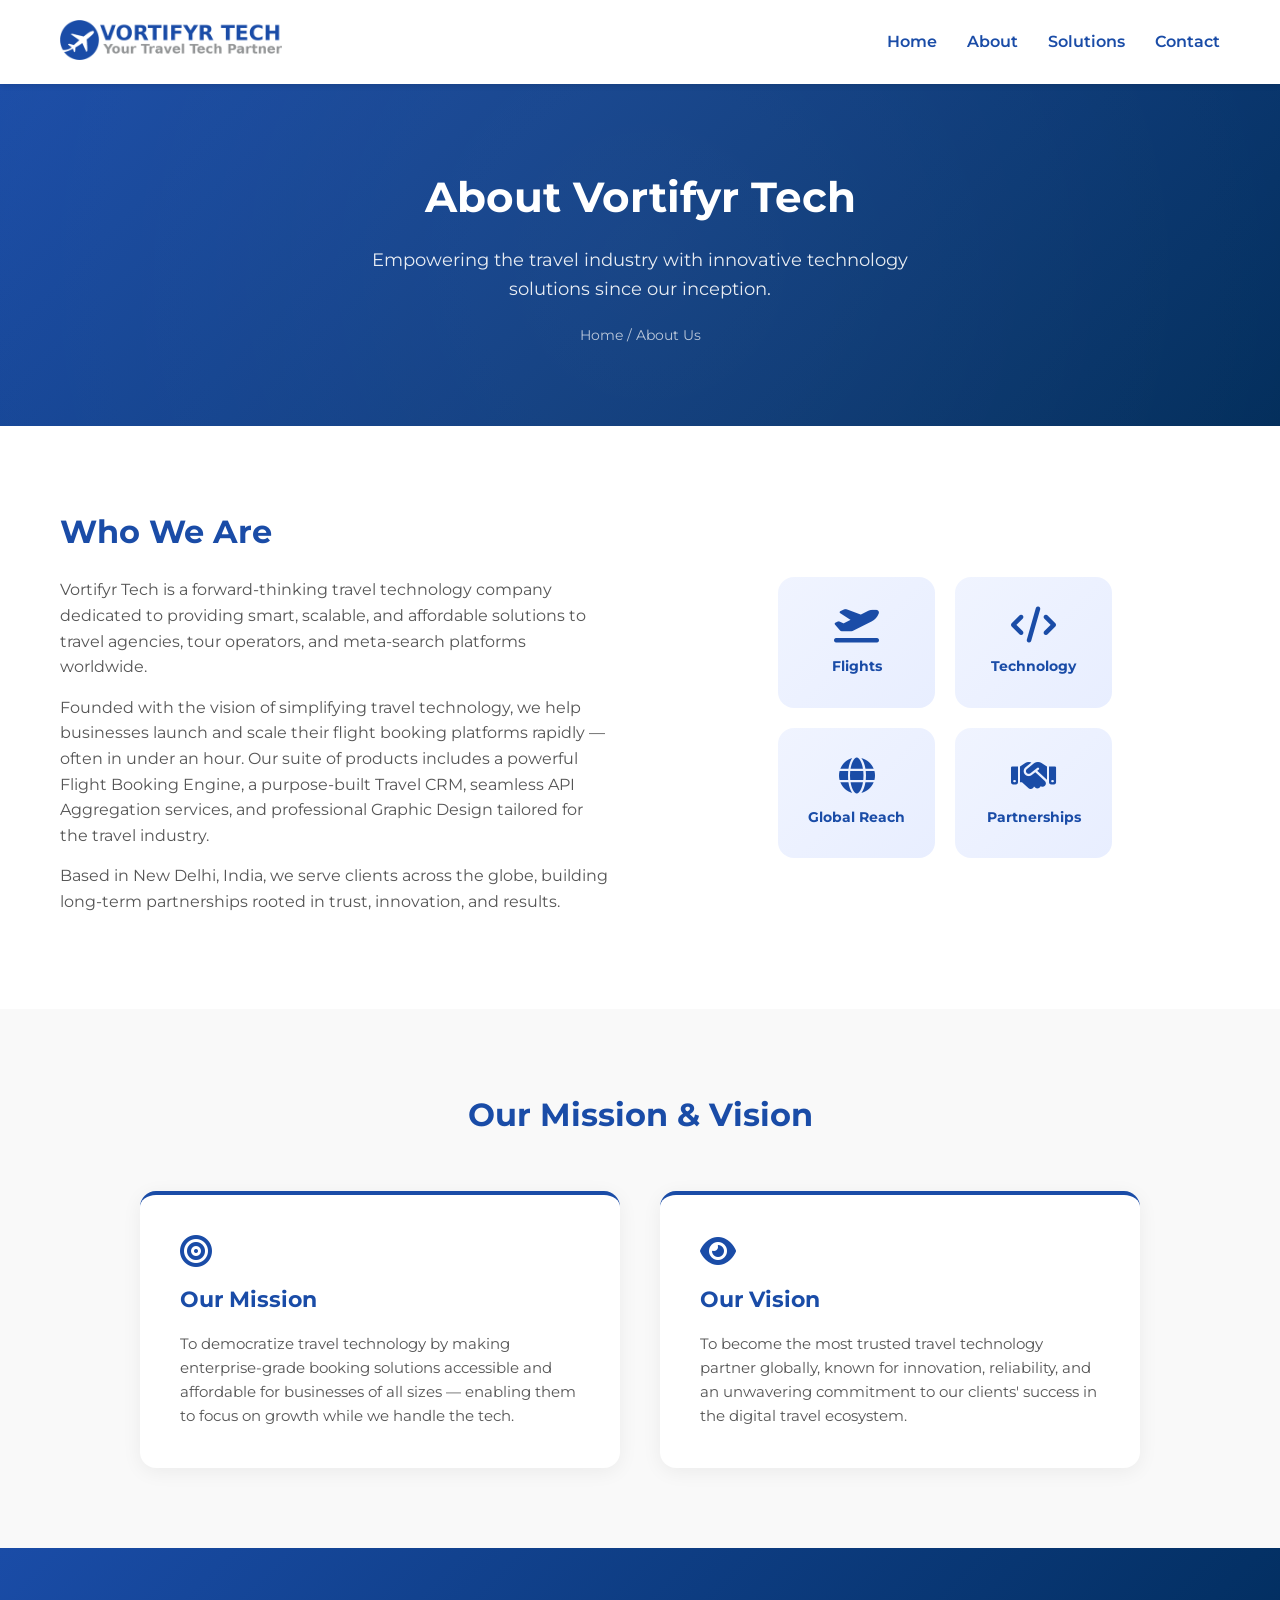
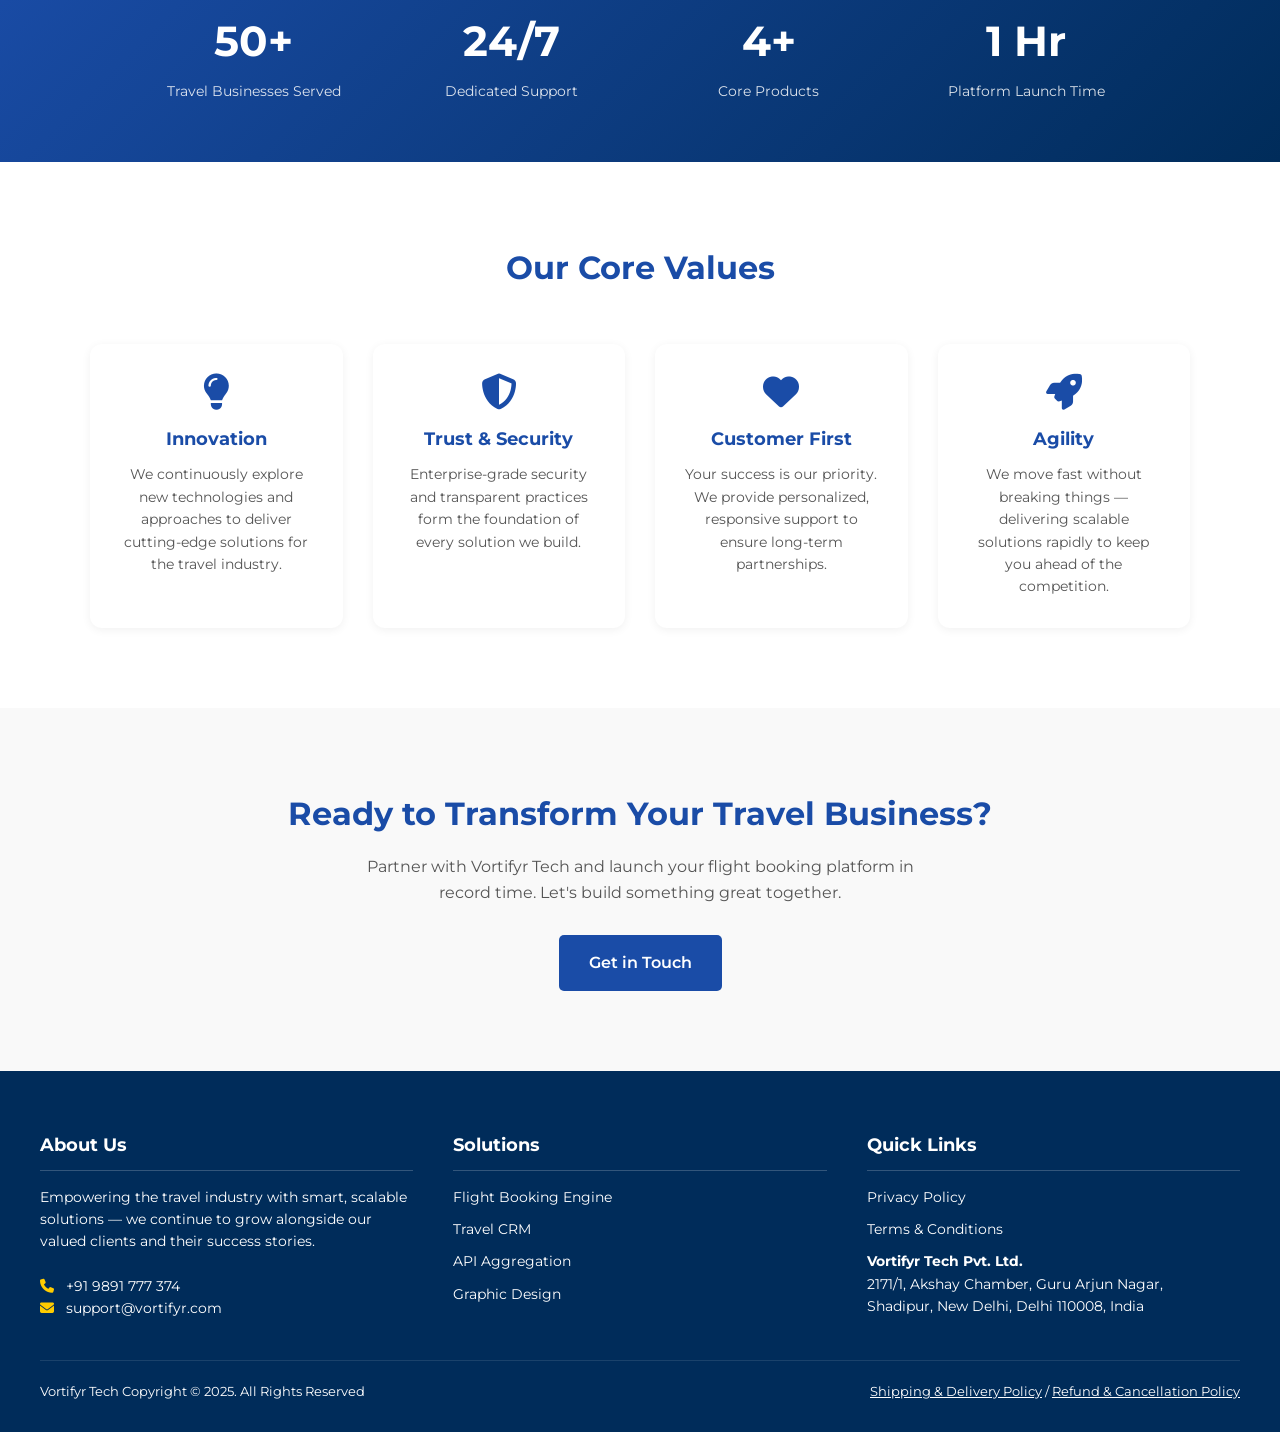
<file: about.html>
<!DOCTYPE html>
<html lang="en">
<head>
    <meta charset="UTF-8">
    <meta name="viewport" content="width=device-width, initial-scale=1.0">
    <title>About Us - Vortifyr Tech</title>
    <meta name="description" content="Learn about Vortifyr Tech — a leading travel technology company empowering travel agencies with smart, scalable solutions including flight booking engines, CRM, and API aggregation.">
    <link rel="icon" type="image/x-icon" href="/favicon.png">
    <link href="https://fonts.googleapis.com/css2?family=Montserrat:wght@400;600;700&display=swap" rel="stylesheet">
    <link rel="stylesheet" href="https://cdnjs.cloudflare.com/ajax/libs/font-awesome/6.4.0/css/all.min.css">

    <style>
        * {
            margin: 0;
            padding: 0;
            box-sizing: border-box;
            font-family: 'Montserrat', sans-serif;
        }

        html {
            scroll-behavior: smooth;
        }

        body {
            background: #fff;
            color: #333;
            line-height: 1.6;
        }

        /* ── Header ── */
        header {
            display: flex;
            justify-content: space-between;
            align-items: center;
            padding: 20px 60px;
            background: #fff;
            box-shadow: 0 2px 5px rgba(0,0,0,0.1);
            position: sticky;
            top: 0;
            z-index: 1000;
            line-height: 1;
        }

        header .logo {
            font-size: 28px;
            font-weight: 700;
            color: #1A4CA7;
        }

        .logo img {
            height: 40px;
        }

        nav ul {
            list-style: none;
            display: flex;
            gap: 30px;
        }

        nav ul li a {
            text-decoration: none;
            color: #1A4CA7;
            font-weight: 600;
            transition: color 0.3s;
        }

        nav ul li a:hover {
            color: #0d3280;
        }

        .menu-toggle {
            display: none;
            font-size: 24px;
            cursor: pointer;
            color: #1A4CA7;
        }

        @media (max-width: 768px) {
            .menu-toggle {
                display: block;
            }

            nav {
                position: absolute;
                top: 70px;
                left: 0;
                width: 100%;
                background: #fff;
                display: none;
                padding: 20px;
                box-shadow: 0 2px 10px rgba(0, 0, 0, 0.1);
            }

            nav.active {
                display: block;
            }

            nav ul {
                flex-direction: column;
                gap: 20px;
            }
        }

        /* ── Page Hero ── */
        .page-hero {
            background: linear-gradient(135deg, #1A4CA7 0%, #002C5A 100%);
            color: #fff;
            padding: 80px 60px;
            text-align: center;
            position: relative;
            overflow: hidden;
        }

        .page-hero::before {
            content: '';
            position: absolute;
            top: -50%;
            left: -50%;
            width: 200%;
            height: 200%;
            background: radial-gradient(circle, rgba(255,255,255,0.05) 0%, transparent 70%);
            animation: heroShimmer 8s ease-in-out infinite;
        }

        @keyframes heroShimmer {
            0%, 100% { transform: translate(0, 0); }
            50% { transform: translate(5%, 5%); }
        }

        .page-hero h1 {
            font-size: 42px;
            font-weight: 700;
            margin-bottom: 15px;
            position: relative;
        }

        .page-hero p {
            font-size: 18px;
            opacity: 0.9;
            max-width: 600px;
            margin: 0 auto;
            position: relative;
        }

        .breadcrumb {
            margin-top: 20px;
            font-size: 14px;
            opacity: 0.7;
            position: relative;
        }

        .breadcrumb a {
            color: #fff;
            text-decoration: none;
        }

        .breadcrumb a:hover {
            text-decoration: underline;
        }

        /* ── About Content ── */
        .about-intro {
            padding: 80px 60px;
            display: flex;
            align-items: center;
            gap: 60px;
        }

        .about-intro-text {
            flex: 1;
        }

        .about-intro-text h2 {
            font-size: 32px;
            color: #1A4CA7;
            margin-bottom: 20px;
        }

        .about-intro-text p {
            font-size: 16px;
            color: #555;
            margin-bottom: 15px;
        }

        .about-intro-visual {
            flex: 1;
            display: flex;
            justify-content: center;
        }

        .about-icon-grid {
            display: grid;
            grid-template-columns: 1fr 1fr;
            gap: 20px;
        }

        .about-icon-box {
            background: linear-gradient(135deg, #f0f4ff 0%, #e8eeff 100%);
            border-radius: 16px;
            padding: 30px;
            text-align: center;
            transition: transform 0.3s, box-shadow 0.3s;
        }

        .about-icon-box:hover {
            transform: translateY(-5px);
            box-shadow: 0 10px 30px rgba(26, 76, 167, 0.15);
        }

        .about-icon-box i {
            font-size: 36px;
            color: #1A4CA7;
            margin-bottom: 12px;
        }

        .about-icon-box h4 {
            font-size: 14px;
            color: #1A4CA7;
            font-weight: 700;
        }

        /* ── Mission & Vision ── */
        .mission-vision {
            padding: 80px 60px;
            background: #f9f9f9;
        }

        .mission-vision h2 {
            font-size: 32px;
            color: #1A4CA7;
            text-align: center;
            margin-bottom: 50px;
        }

        .mv-grid {
            display: grid;
            grid-template-columns: 1fr 1fr;
            gap: 40px;
            max-width: 1000px;
            margin: 0 auto;
        }

        .mv-card {
            background: #fff;
            border-radius: 16px;
            padding: 40px;
            box-shadow: 0 4px 20px rgba(0,0,0,0.06);
            border-top: 4px solid #1A4CA7;
            transition: transform 0.3s;
        }

        .mv-card:hover {
            transform: translateY(-5px);
        }

        .mv-card i {
            font-size: 32px;
            color: #1A4CA7;
            margin-bottom: 15px;
        }

        .mv-card h3 {
            font-size: 22px;
            color: #1A4CA7;
            margin-bottom: 15px;
        }

        .mv-card p {
            font-size: 15px;
            color: #555;
        }

        /* ── Stats ── */
        .stats-section {
            padding: 60px 60px;
            background: linear-gradient(135deg, #1A4CA7 0%, #002C5A 100%);
            color: #fff;
        }

        .stats-grid {
            display: grid;
            grid-template-columns: repeat(4, 1fr);
            gap: 30px;
            text-align: center;
            max-width: 1000px;
            margin: 0 auto;
        }

        .stat-item h3 {
            font-size: 42px;
            font-weight: 700;
            margin-bottom: 5px;
        }

        .stat-item p {
            font-size: 14px;
            opacity: 0.85;
        }

        /* ── Values ── */
        .values-section {
            padding: 80px 60px;
        }

        .values-section h2 {
            font-size: 32px;
            color: #1A4CA7;
            text-align: center;
            margin-bottom: 50px;
        }

        .values-grid {
            display: grid;
            grid-template-columns: repeat(auto-fit, minmax(250px, 1fr));
            gap: 30px;
            max-width: 1100px;
            margin: 0 auto;
        }

        .value-card {
            text-align: center;
            padding: 30px;
            border-radius: 12px;
            background: #fff;
            box-shadow: 0 2px 10px rgba(0,0,0,0.06);
            transition: transform 0.3s, box-shadow 0.3s;
        }

        .value-card:hover {
            transform: translateY(-5px);
            box-shadow: 0 8px 25px rgba(0,0,0,0.1);
        }

        .value-card i {
            font-size: 36px;
            color: #1A4CA7;
            margin-bottom: 15px;
        }

        .value-card h3 {
            font-size: 18px;
            color: #1A4CA7;
            margin-bottom: 10px;
        }

        .value-card p {
            font-size: 14px;
            color: #555;
        }

        /* ── CTA ── */
        .cta-section {
            padding: 80px 60px;
            background: #f9f9f9;
            text-align: center;
        }

        .cta-section h2 {
            font-size: 32px;
            color: #1A4CA7;
            margin-bottom: 15px;
        }

        .cta-section p {
            font-size: 16px;
            color: #555;
            margin-bottom: 30px;
            max-width: 600px;
            margin-left: auto;
            margin-right: auto;
        }

        .btn {
            background: #1A4CA7;
            color: #fff;
            padding: 15px 30px;
            border: none;
            font-weight: 600;
            border-radius: 5px;
            cursor: pointer;
            text-decoration: none;
            display: inline-block;
            transition: background 0.3s, transform 0.3s;
        }

        .btn:hover {
            background: #0d3280;
            transform: translateY(-2px);
        }

        /* ── Footer ── */
        .site-footer {
            background: #002C5A;
            color: #fff;
            font-size: 14px;
            padding: 60px 40px 30px;
        }

        .footer-container {
            display: flex;
            flex-wrap: wrap;
            justify-content: space-between;
            gap: 40px;
            margin-bottom: 40px;
        }

        .footer-column {
            flex: 1;
            min-width: 250px;
        }

        .footer-column h3 {
            border-bottom: 1px solid rgba(255,255,255,0.2);
            padding-bottom: 10px;
            margin-bottom: 15px;
            font-size: 18px;
        }

        .footer-column ul {
            list-style: none;
            padding: 0;
        }

        .footer-column ul li {
            margin-bottom: 10px;
        }

        .footer-column ul li a {
            color: #fff;
            text-decoration: none;
        }

        .footer-column ul li a:hover {
            text-decoration: underline;
        }

        .footer-column p i {
            margin-right: 8px;
            color: #ffcc00;
        }

        .footer-bottom {
            border-top: 1px solid rgba(255,255,255,0.1);
            padding-top: 20px;
            display: flex;
            flex-wrap: wrap;
            justify-content: space-between;
            font-size: 13px;
        }

        .footer-bottom a {
            color: #fff;
            text-decoration: underline;
        }

        @media (max-width: 768px) {
            .about-intro {
                flex-direction: column;
                padding: 60px 20px;
            }

            .mv-grid {
                grid-template-columns: 1fr;
            }

            .stats-grid {
                grid-template-columns: 1fr 1fr;
            }

            .page-hero {
                padding: 60px 20px;
            }

            .page-hero h1 {
                font-size: 28px;
            }

            .footer-container {
                flex-direction: column;
            }

            .footer-bottom {
                flex-direction: column;
                align-items: flex-start;
                gap: 10px;
            }

            .mission-vision, .values-section, .cta-section, .stats-section {
                padding: 60px 20px;
            }
        }
    </style>
</head>
<body>
    <header>
        <a href="/" class="logo">
            <img src="/logo.png" alt="Vortifyr Tech Logo" height="40">
        </a>
        <div class="menu-toggle" id="menu-toggle">
            <i class="fas fa-bars"></i>
        </div>

        <nav id="nav-menu">
            <ul>
                <li><a href="/">Home</a></li>
                <li><a href="/about.html">About</a></li>
                <li><a href="/#our-solutions">Solutions</a></li>
                <li><a href="/contact.html">Contact</a></li>
            </ul>
        </nav>
    </header>

    <!-- Page Hero -->
    <section class="page-hero">
        <h1>About Vortifyr Tech</h1>
        <p>Empowering the travel industry with innovative technology solutions since our inception.</p>
        <div class="breadcrumb">
            <a href="/">Home</a> / About Us
        </div>
    </section>

    <!-- Introduction -->
    <section class="about-intro">
        <div class="about-intro-text">
            <h2>Who We Are</h2>
            <p>Vortifyr Tech is a forward-thinking travel technology company dedicated to providing smart, scalable, and affordable solutions to travel agencies, tour operators, and meta-search platforms worldwide.</p>
            <p>Founded with the vision of simplifying travel technology, we help businesses launch and scale their flight booking platforms rapidly — often in under an hour. Our suite of products includes a powerful Flight Booking Engine, a purpose-built Travel CRM, seamless API Aggregation services, and professional Graphic Design tailored for the travel industry.</p>
            <p>Based in New Delhi, India, we serve clients across the globe, building long-term partnerships rooted in trust, innovation, and results.</p>
        </div>
        <div class="about-intro-visual">
            <div class="about-icon-grid">
                <div class="about-icon-box">
                    <i class="fas fa-plane-departure"></i>
                    <h4>Flights</h4>
                </div>
                <div class="about-icon-box">
                    <i class="fas fa-code"></i>
                    <h4>Technology</h4>
                </div>
                <div class="about-icon-box">
                    <i class="fas fa-globe"></i>
                    <h4>Global Reach</h4>
                </div>
                <div class="about-icon-box">
                    <i class="fas fa-handshake"></i>
                    <h4>Partnerships</h4>
                </div>
            </div>
        </div>
    </section>

    <!-- Mission & Vision -->
    <section class="mission-vision">
        <h2>Our Mission &amp; Vision</h2>
        <div class="mv-grid">
            <div class="mv-card">
                <i class="fas fa-bullseye"></i>
                <h3>Our Mission</h3>
                <p>To democratize travel technology by making enterprise-grade booking solutions accessible and affordable for businesses of all sizes — enabling them to focus on growth while we handle the tech.</p>
            </div>
            <div class="mv-card">
                <i class="fas fa-eye"></i>
                <h3>Our Vision</h3>
                <p>To become the most trusted travel technology partner globally, known for innovation, reliability, and an unwavering commitment to our clients' success in the digital travel ecosystem.</p>
            </div>
        </div>
    </section>

    <!-- Stats -->
    <section class="stats-section">
        <div class="stats-grid">
            <div class="stat-item">
                <h3>50+</h3>
                <p>Travel Businesses Served</p>
            </div>
            <div class="stat-item">
                <h3>24/7</h3>
                <p>Dedicated Support</p>
            </div>
            <div class="stat-item">
                <h3>4+</h3>
                <p>Core Products</p>
            </div>
            <div class="stat-item">
                <h3>1 Hr</h3>
                <p>Platform Launch Time</p>
            </div>
        </div>
    </section>

    <!-- Core Values -->
    <section class="values-section">
        <h2>Our Core Values</h2>
        <div class="values-grid">
            <div class="value-card">
                <i class="fas fa-lightbulb"></i>
                <h3>Innovation</h3>
                <p>We continuously explore new technologies and approaches to deliver cutting-edge solutions for the travel industry.</p>
            </div>
            <div class="value-card">
                <i class="fas fa-shield-halved"></i>
                <h3>Trust &amp; Security</h3>
                <p>Enterprise-grade security and transparent practices form the foundation of every solution we build.</p>
            </div>
            <div class="value-card">
                <i class="fas fa-heart"></i>
                <h3>Customer First</h3>
                <p>Your success is our priority. We provide personalized, responsive support to ensure long-term partnerships.</p>
            </div>
            <div class="value-card">
                <i class="fas fa-rocket"></i>
                <h3>Agility</h3>
                <p>We move fast without breaking things — delivering scalable solutions rapidly to keep you ahead of the competition.</p>
            </div>
        </div>
    </section>

    <!-- CTA -->
    <section class="cta-section">
        <h2>Ready to Transform Your Travel Business?</h2>
        <p>Partner with Vortifyr Tech and launch your flight booking platform in record time. Let's build something great together.</p>
        <a href="/contact.html" class="btn">Get in Touch</a>
    </section>

    <!-- Footer -->
    <footer class="site-footer">
        <div class="footer-container">
            <div class="footer-column">
                <h3>About Us</h3>
                <p>
                    Empowering the travel industry with smart, scalable solutions — we continue to grow alongside our valued clients and their success stories.
                </p>
                <p>&nbsp;</p>
                <p><i class="fas fa-phone"></i> +91 9891 777 374</p>
                <p><i class="fas fa-envelope"></i> support@vortifyr.com</p>
            </div>

            <div class="footer-column">
                <h3>Solutions</h3>
                <ul>
                    <li><a href="/#our-solutions">Flight Booking Engine</a></li>
                    <li><a href="/#our-solutions">Travel CRM</a></li>
                    <li><a href="/#our-solutions">API Aggregation</a></li>
                    <li><a href="/#our-solutions">Graphic Design</a></li>
                </ul>
            </div>

            <div class="footer-column">
                <h3>Quick Links</h3>
                <ul>
                    <li><a href="/privacy-policy.html">Privacy Policy</a></li>
                    <li><a href="/terms-and-conditions.html">Terms & Conditions</a></li>
                </ul>
                <p><strong>Vortifyr Tech Pvt. Ltd.</strong><br>2171/1, Akshay Chamber, Guru Arjun Nagar, <br />Shadipur, New Delhi, Delhi 110008, India</p>
            </div>
        </div>

        <div class="footer-bottom">
            <p>Vortifyr Tech Copyright © 2025. All Rights Reserved</p>
            <div>
                <a href="/shipping-and-delivery-policy.html">Shipping & Delivery Policy</a> / <a href="/refund-and-cancellation-policy.html">Refund & Cancellation Policy</a>
            </div>
        </div>
    </footer>
</body>
</html>
<script>
  const toggleBtn = document.getElementById("menu-toggle");
  const navMenu = document.getElementById("nav-menu");

  toggleBtn.addEventListener("click", () => {
    navMenu.classList.toggle("active");
  });
</script>
</file>
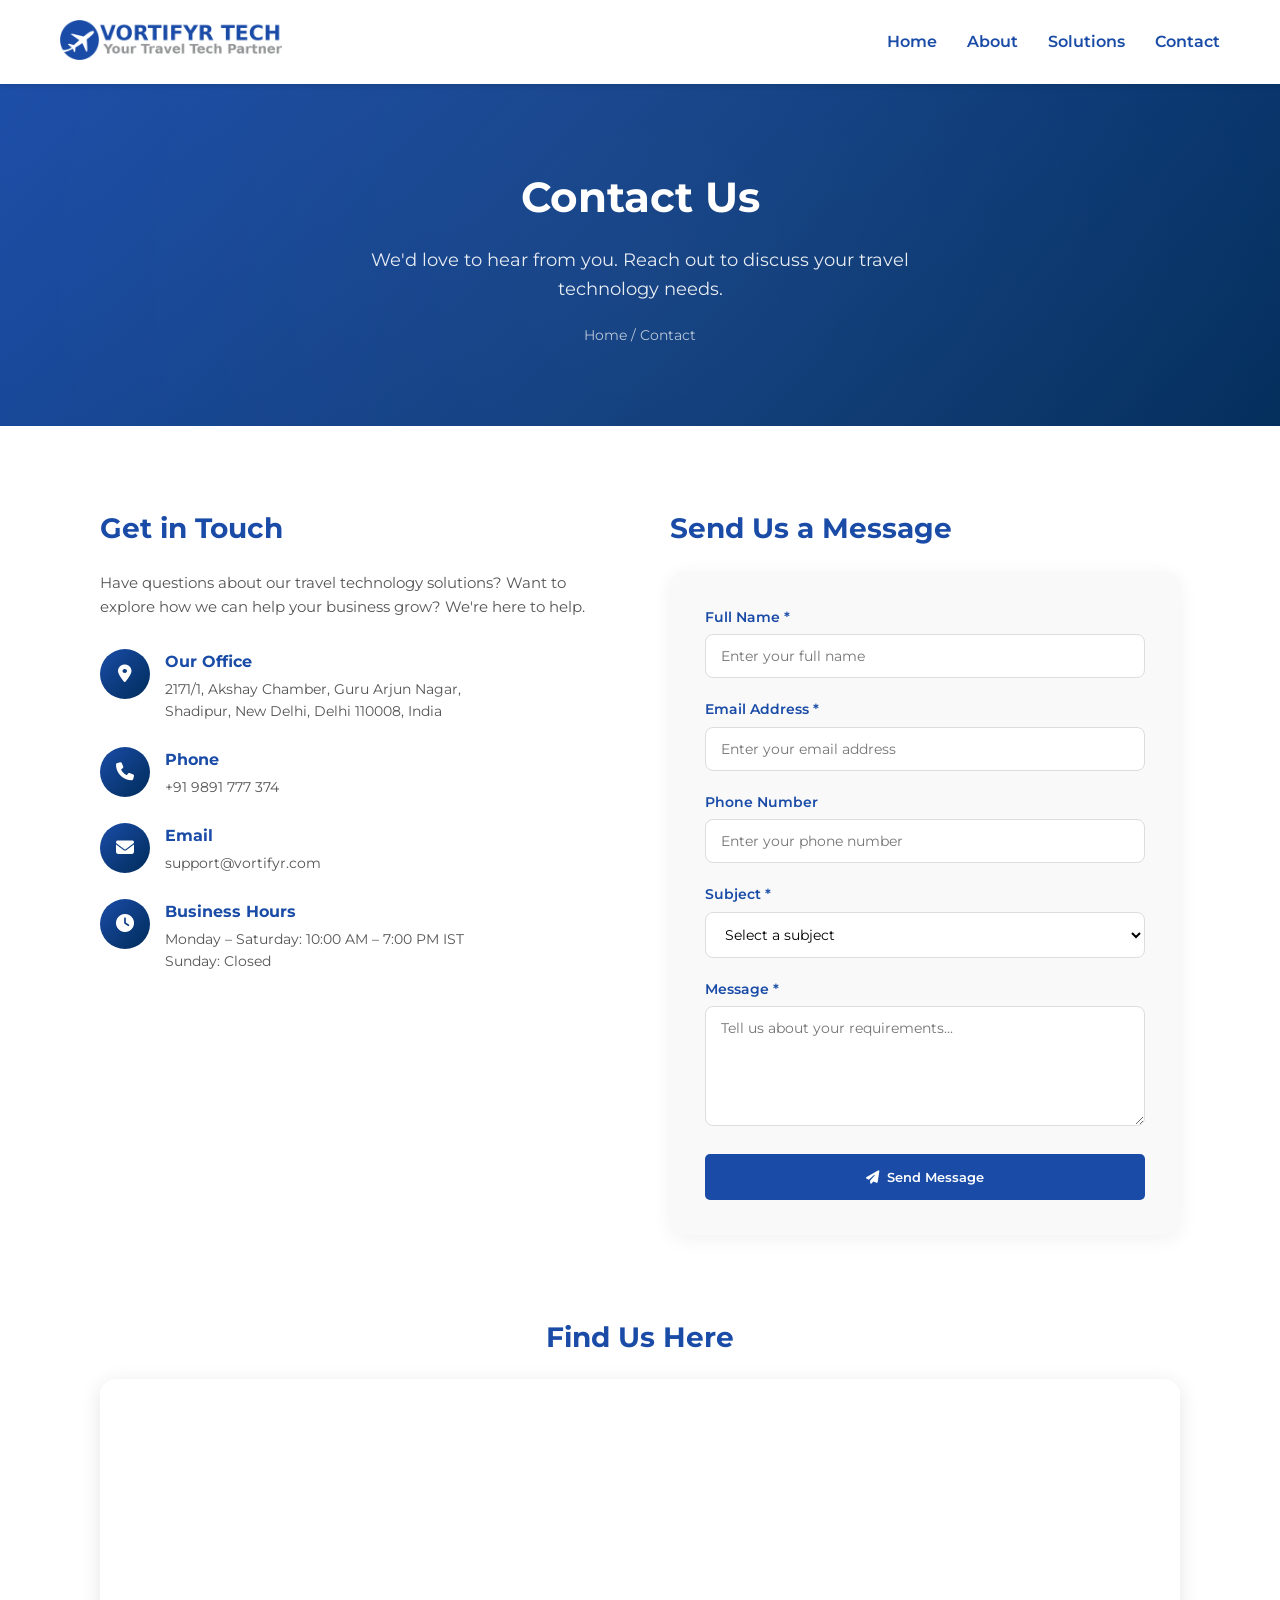
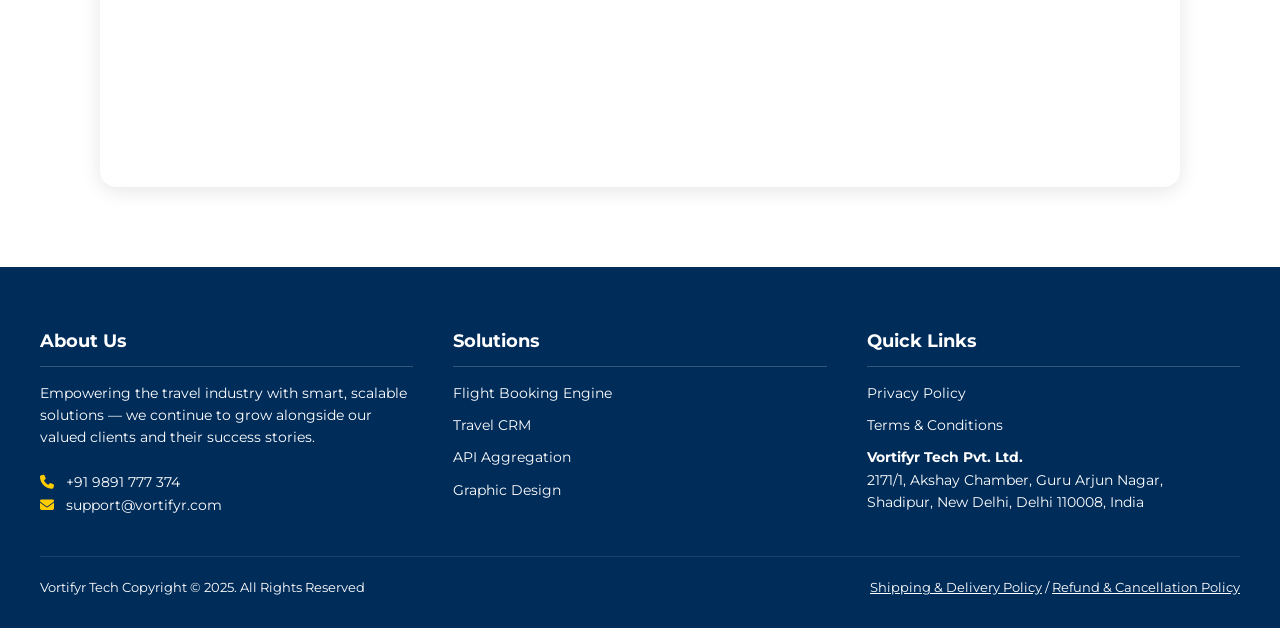
<file: contact.html>
<!DOCTYPE html>
<html lang="en">

<head>
    <meta charset="UTF-8">
    <meta name="viewport" content="width=device-width, initial-scale=1.0">
    <title>Contact Us - Vortifyr Tech</title>
    <meta name="description"
        content="Contact Vortifyr Tech for travel technology solutions. Based in New Delhi, India.">
    <link rel="icon" type="image/x-icon" href="/favicon.png">
    <link href="https://fonts.googleapis.com/css2?family=Montserrat:wght@400;600;700&display=swap" rel="stylesheet">
    <link rel="stylesheet" href="https://cdnjs.cloudflare.com/ajax/libs/font-awesome/6.4.0/css/all.min.css">
    <link rel="stylesheet" href="/common.css">
    <style>
        .contact-section {
            padding: 80px 60px;
            display: flex;
            gap: 60px;
            max-width: 1200px;
            margin: 0 auto
        }

        .contact-info {
            flex: 1
        }

        .contact-info h2 {
            font-size: 28px;
            color: #1A4CA7;
            margin-bottom: 20px
        }

        .contact-info>p {
            font-size: 15px;
            color: #555;
            margin-bottom: 30px
        }

        .info-item {
            display: flex;
            align-items: flex-start;
            gap: 15px;
            margin-bottom: 25px
        }

        .info-item .icon-circle {
            width: 50px;
            height: 50px;
            min-width: 50px;
            border-radius: 50%;
            background: linear-gradient(135deg, #1A4CA7, #002C5A);
            display: flex;
            align-items: center;
            justify-content: center;
            color: #fff;
            font-size: 18px
        }

        .info-item h4 {
            font-size: 16px;
            color: #1A4CA7;
            margin-bottom: 3px
        }

        .info-item p {
            font-size: 14px;
            color: #555;
            margin-bottom: 0
        }

        .contact-form-wrapper {
            flex: 1
        }

        .contact-form-wrapper h2 {
            font-size: 28px;
            color: #1A4CA7;
            margin-bottom: 20px
        }

        .contact-form {
            background: #f9f9f9;
            padding: 35px;
            border-radius: 16px;
            box-shadow: 0 4px 20px rgba(0, 0, 0, 0.06)
        }

        .form-group {
            margin-bottom: 20px
        }

        .form-group label {
            display: block;
            font-size: 14px;
            font-weight: 600;
            color: #1A4CA7;
            margin-bottom: 6px
        }

        .form-group input,
        .form-group textarea,
        .form-group select {
            width: 100%;
            padding: 12px 15px;
            border: 1px solid #ddd;
            border-radius: 8px;
            font-family: 'Montserrat', sans-serif;
            font-size: 14px;
            background: #fff;
            transition: border-color .3s, box-shadow .3s
        }

        .form-group input:focus,
        .form-group textarea:focus,
        .form-group select:focus {
            outline: none;
            border-color: #1A4CA7;
            box-shadow: 0 0 0 3px rgba(26, 76, 167, 0.1)
        }

        .form-group textarea {
            resize: vertical;
            min-height: 120px
        }

        .btn-full {
            width: 100%
        }

        .btn-full:disabled {
            background: #8a9fc7;
            cursor: not-allowed;
            transform: none
        }

        .form-success {
            display: none;
            text-align: center;
            padding: 30px
        }

        .form-success i {
            font-size: 48px;
            color: #27ae60;
            margin-bottom: 15px
        }

        .form-success h3 {
            color: #1A4CA7;
            margin-bottom: 10px
        }

        .form-success p {
            color: #555;
            font-size: 14px
        }

        .form-error {
            display: none;
            text-align: center;
            padding: 20px;
            background: #fff5f5;
            border: 1px solid #e74c3c;
            border-radius: 8px;
            margin-top: 15px;
            color: #c0392b;
            font-size: 14px
        }

        .map-section {
            padding: 0 60px 80px;
            max-width: 1200px;
            margin: 0 auto
        }

        .map-section h2 {
            font-size: 28px;
            color: #1A4CA7;
            margin-bottom: 20px;
            text-align: center
        }

        .map-container {
            border-radius: 16px;
            overflow: hidden;
            box-shadow: 0 4px 20px rgba(0, 0, 0, 0.1)
        }

        .map-container iframe {
            width: 100%;
            height: 400px;
            border: none
        }

        @media(max-width:768px) {
            .contact-section {
                flex-direction: column;
                padding: 60px 20px
            }

            .map-section {
                padding: 0 20px 60px
            }
        }
    </style>
</head>

<body>
    <header>
        <a href="/" class="logo"><img src="/logo.png" alt="Vortifyr Tech Logo" height="40"></a>
        <div class="menu-toggle" id="menu-toggle"><i class="fas fa-bars"></i></div>
        <nav id="nav-menu">
            <ul>
                <li><a href="/">Home</a></li>
                <li><a href="/about.html">About</a></li>
                <li><a href="/#our-solutions">Solutions</a></li>
                <li><a href="/contact.html">Contact</a></li>
            </ul>
        </nav>
    </header>

    <section class="page-hero">
        <h1>Contact Us</h1>
        <p>We'd love to hear from you. Reach out to discuss your travel technology needs.</p>
        <div class="breadcrumb"><a href="/">Home</a> / Contact</div>
    </section>

    <section class="contact-section">
        <div class="contact-info">
            <h2>Get in Touch</h2>
            <p>Have questions about our travel technology solutions? Want to explore how we can help your business grow?
                We're here to help.</p>
            <div class="info-item">
                <div class="icon-circle"><i class="fas fa-map-marker-alt"></i></div>
                <div>
                    <h4>Our Office</h4>
                    <p>2171/1, Akshay Chamber, Guru Arjun Nagar,<br>Shadipur, New Delhi, Delhi 110008, India</p>
                </div>
            </div>
            <div class="info-item">
                <div class="icon-circle"><i class="fas fa-phone"></i></div>
                <div>
                    <h4>Phone</h4>
                    <p>+91 9891 777 374</p>
                </div>
            </div>
            <div class="info-item">
                <div class="icon-circle"><i class="fas fa-envelope"></i></div>
                <div>
                    <h4>Email</h4>
                    <p>support@vortifyr.com</p>
                </div>
            </div>
            <div class="info-item">
                <div class="icon-circle"><i class="fas fa-clock"></i></div>
                <div>
                    <h4>Business Hours</h4>
                    <p>Monday – Saturday: 10:00 AM – 7:00 PM IST<br>Sunday: Closed</p>
                </div>
            </div>
        </div>
        <div class="contact-form-wrapper">
            <h2>Send Us a Message</h2>
            <form class="contact-form" id="contactForm" onsubmit="handleSubmit(event)">
                <!-- Web3Forms Access Key — Replace YOUR_ACCESS_KEY_HERE with your actual key -->
                <input type="hidden" name="access_key" value="101b0c74-76dc-4e76-b1f8-e214edbb9841">
                <!-- Sends a copy to your email -->
                <input type="hidden" name="subject" id="emailSubject"
                    value="New Contact Form Submission - Vortifyr Tech">
                <input type="hidden" name="from_name" value="Vortifyr Tech Website">
                <!-- Honeypot spam prevention -->
                <input type="checkbox" name="botcheck" style="display:none">

                <div class="form-group"><label for="fullName">Full Name *</label><input type="text" name="name"
                        id="fullName" placeholder="Enter your full name" required></div>
                <div class="form-group"><label for="email">Email Address *</label><input type="email" name="email"
                        id="email" placeholder="Enter your email address" required></div>
                <div class="form-group"><label for="phone">Phone Number</label><input type="tel" name="phone" id="phone"
                        placeholder="Enter your phone number"></div>
                <div class="form-group">
                    <label for="subject">Subject *</label>
                    <select name="inquiry_type" id="subject" required onchange="updateSubject()">
                        <option value="">Select a subject</option>
                        <option value="Flight Booking Engine">Flight Booking Engine</option>
                        <option value="Travel CRM">Travel CRM</option>
                        <option value="API Aggregation">API Aggregation</option>
                        <option value="Graphic Design">Graphic Design</option>
                        <option value="Partnership">Partnership Inquiry</option>
                        <option value="Support">Technical Support</option>
                        <option value="Other">Other</option>
                    </select>
                </div>
                <div class="form-group"><label for="message">Message *</label><textarea name="message" id="message"
                        placeholder="Tell us about your requirements..." required></textarea></div>
                <button type="submit" class="btn btn-full" id="submitBtn"><i class="fas fa-paper-plane"></i>&nbsp; Send
                    Message</button>
                <div class="form-error" id="formError"></div>
            </form>
            <div class="form-success" id="formSuccess">
                <i class="fas fa-check-circle"></i>
                <h3>Message Sent Successfully!</h3>
                <p>Thank you for reaching out. Our team will get back to you within 24 hours.</p>
            </div>
        </div>
    </section>

    <section class="map-section">
        <h2>Find Us Here</h2>
        <div class="map-container">
            <iframe
                src="https://www.google.com/maps/embed?pb=!1m18!1m12!1m3!1d3501.8835042287684!2d77.1606!3d28.6509!2m3!1f0!2f0!3f0!3m2!1i1024!2i768!4f13.1!3m3!1m2!1s0x390d03e0e6a19eb7%3A0x7da01f01726bbae4!2sShadipur%2C%20New%20Delhi%2C%20Delhi%20110008!5e0!3m2!1sen!2sin!4v1700000000000!5m2!1sen!2sin"
                allowfullscreen="" loading="lazy" referrerpolicy="no-referrer-when-downgrade"></iframe>
        </div>
    </section>

    <footer class="site-footer">
        <div class="footer-container">
            <div class="footer-column">
                <h3>About Us</h3>
                <p>Empowering the travel industry with smart, scalable solutions — we continue to grow alongside our
                    valued clients and their success stories.</p>
                <p>&nbsp;</p>
                <p><i class="fas fa-phone"></i> +91 9891 777 374</p>
                <p><i class="fas fa-envelope"></i> support@vortifyr.com</p>
            </div>
            <div class="footer-column">
                <h3>Solutions</h3>
                <ul>
                    <li><a href="/#our-solutions">Flight Booking Engine</a></li>
                    <li><a href="/#our-solutions">Travel CRM</a></li>
                    <li><a href="/#our-solutions">API Aggregation</a></li>
                    <li><a href="/#our-solutions">Graphic Design</a></li>
                </ul>
            </div>
            <div class="footer-column">
                <h3>Quick Links</h3>
                <ul>
                    <li><a href="/privacy-policy.html">Privacy Policy</a></li>
                    <li><a href="/terms-and-conditions.html">Terms & Conditions</a></li>
                </ul>
                <p><strong>Vortifyr Tech Pvt. Ltd.</strong><br>2171/1, Akshay Chamber, Guru Arjun Nagar, <br />Shadipur,
                    New Delhi, Delhi 110008, India</p>
            </div>
        </div>
        <div class="footer-bottom">
            <p>Vortifyr Tech Copyright © 2025. All Rights Reserved</p>
            <div><a href="/shipping-and-delivery-policy.html">Shipping & Delivery Policy</a> / <a
                    href="/refund-and-cancellation-policy.html">Refund & Cancellation Policy</a></div>
        </div>
    </footer>
    <script>
        document.getElementById("menu-toggle").addEventListener("click", () => { document.getElementById("nav-menu").classList.toggle("active") });

        function updateSubject() {
            const sel = document.getElementById('subject').value;
            if (sel) document.getElementById('emailSubject').value = 'Vortifyr Contact: ' + sel;
        }

        async function handleSubmit(e) {
            e.preventDefault();
            const btn = document.getElementById('submitBtn');
            const errDiv = document.getElementById('formError');
            errDiv.style.display = 'none';

            // Disable button & show loading
            btn.disabled = true;
            btn.innerHTML = '<i class="fas fa-spinner fa-spin"></i>&nbsp; Sending...';

            const form = document.getElementById('contactForm');
            const formData = new FormData(form);
            formData.append("redirect", "false"); // stay on page

            try {
                const res = await fetch('https://api.web3forms.com/submit', {
                    method: 'POST',
                    body: formData
                });
                const data = await res.json();

                if (data.success) {
                    form.style.display = 'none';
                    document.getElementById('formSuccess').style.display = 'block';
                } else {
                    throw new Error(data.message || 'Something went wrong. Please try again.');
                }
            } catch (err) {
                errDiv.textContent = err.message || 'Network error. Please check your connection and try again.';
                errDiv.style.display = 'block';
                btn.disabled = false;
                btn.innerHTML = '<i class="fas fa-paper-plane"></i>&nbsp; Send Message';
            }
        }
    </script>
</body>

</html>
</file>
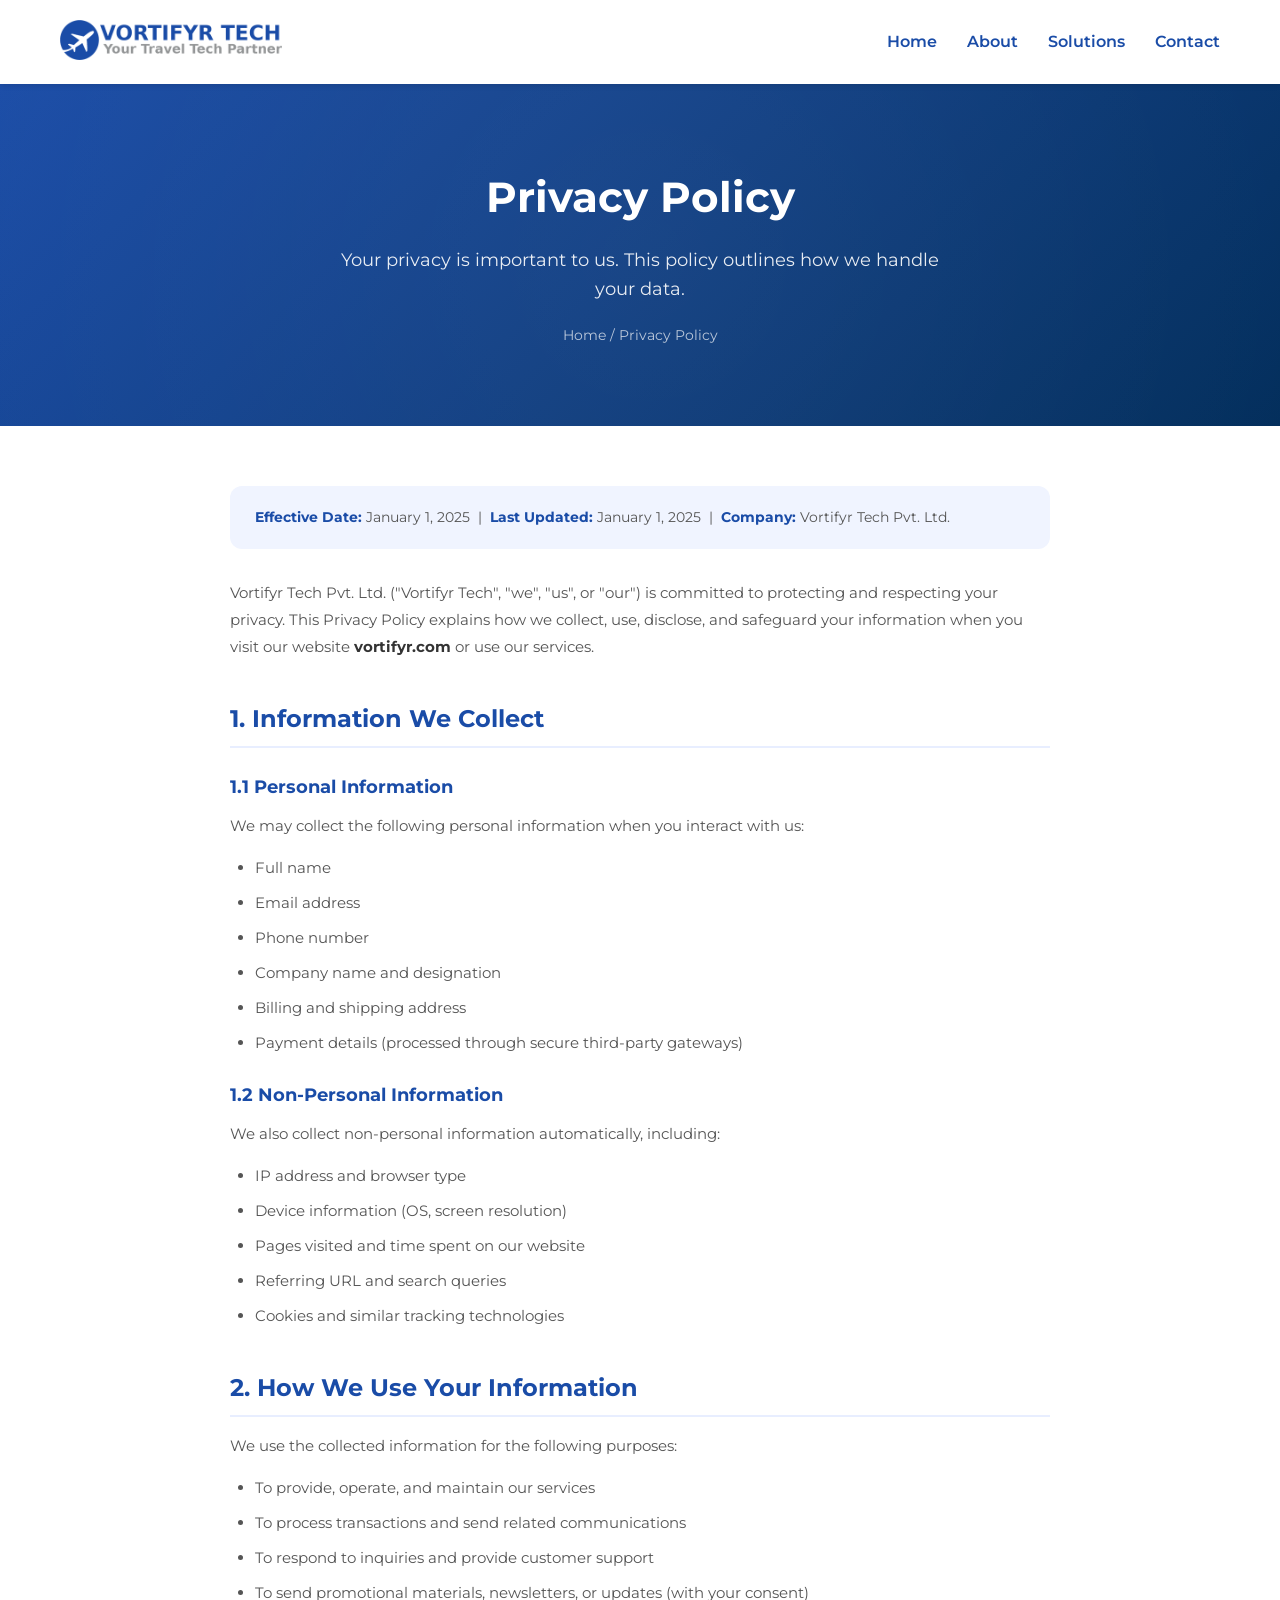
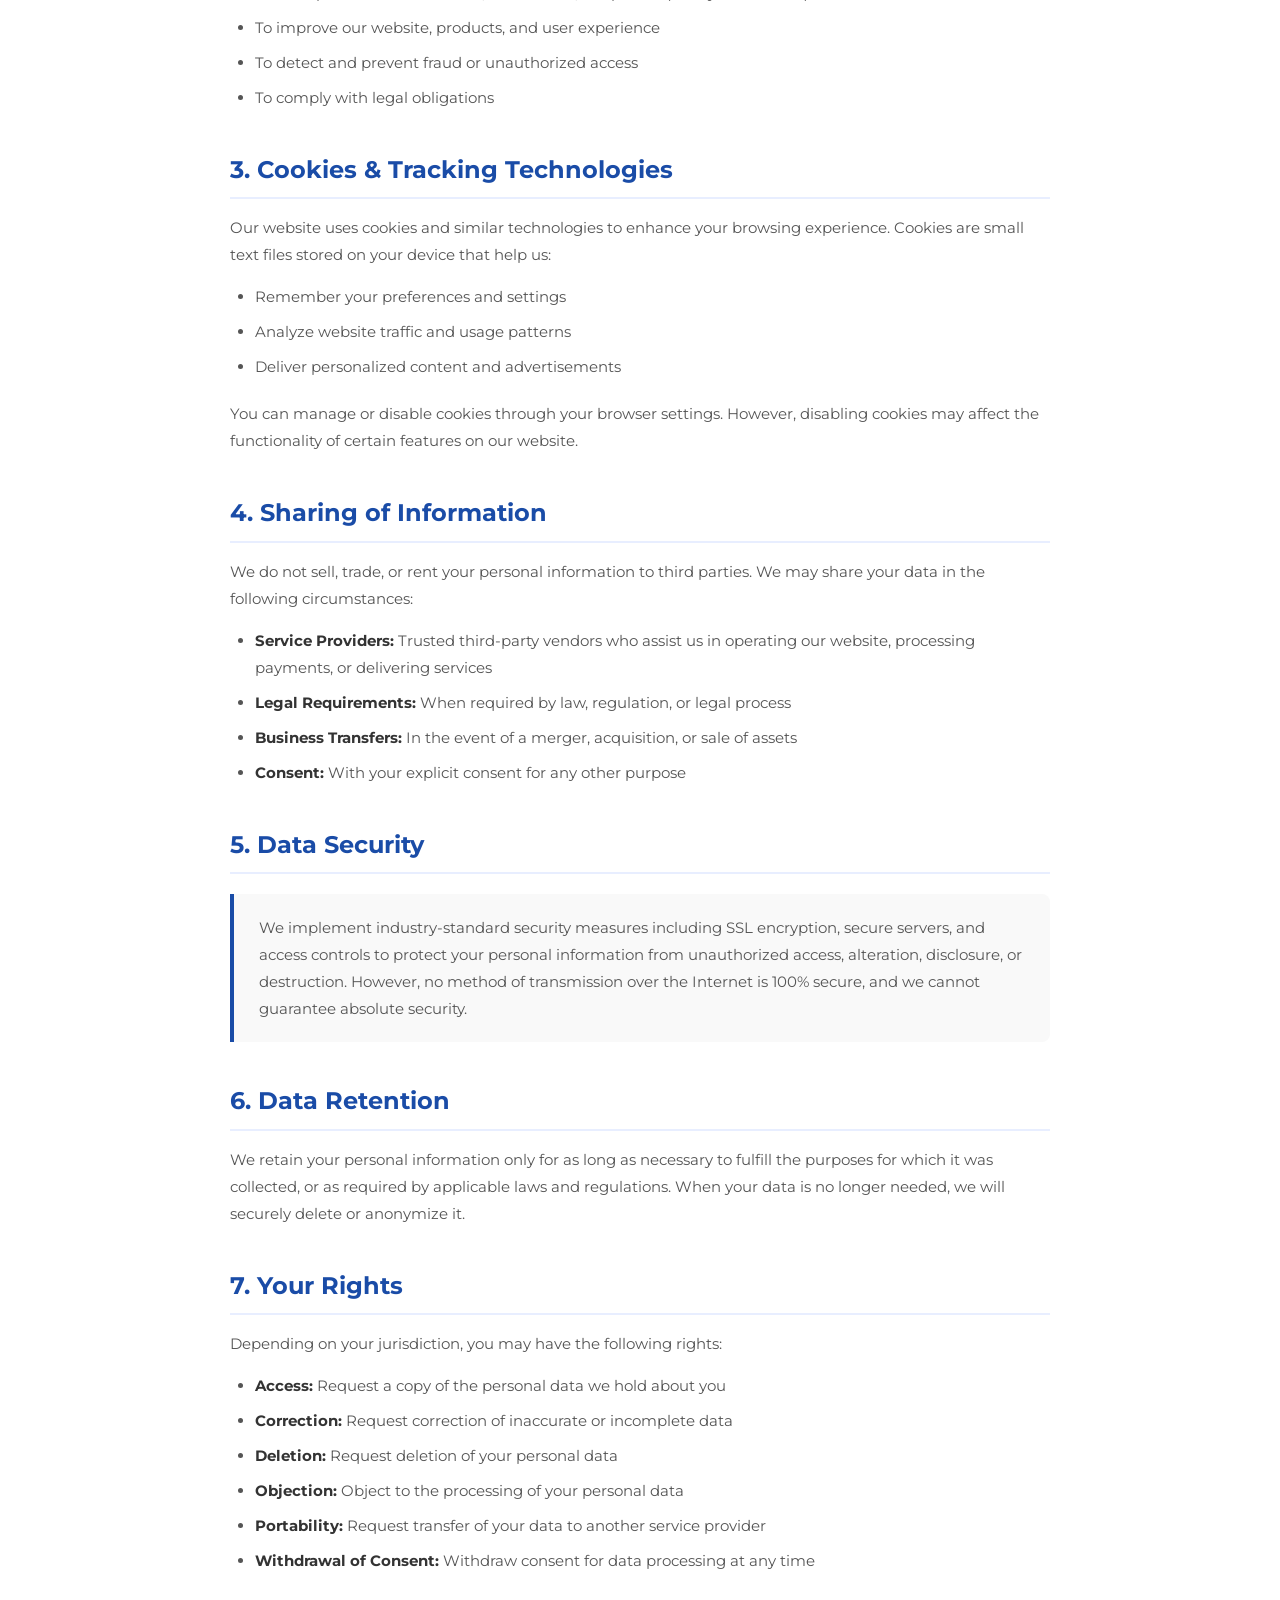
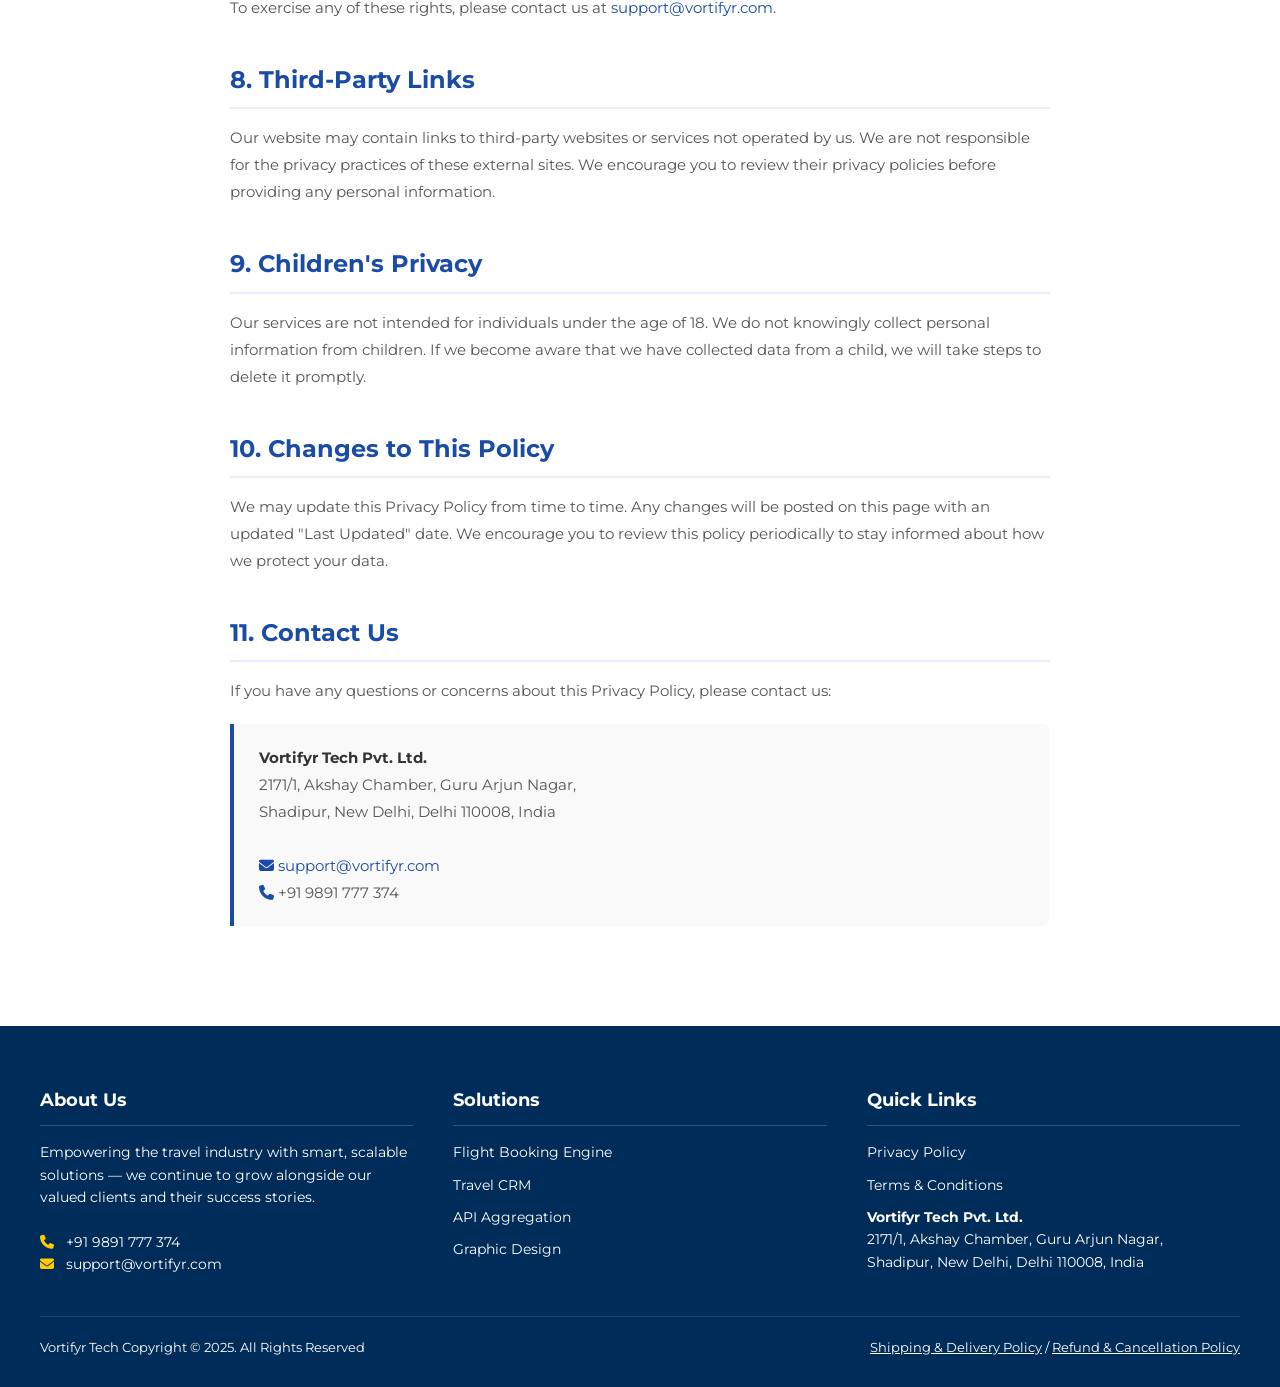
<file: privacy-policy.html>
<!DOCTYPE html>
<html lang="en">
<head>
    <meta charset="UTF-8">
    <meta name="viewport" content="width=device-width, initial-scale=1.0">
    <title>Privacy Policy - Vortifyr Tech</title>
    <meta name="description" content="Vortifyr Tech Privacy Policy — how we collect, use, and protect your personal data.">
    <link rel="icon" type="image/x-icon" href="/favicon.png">
    <link href="https://fonts.googleapis.com/css2?family=Montserrat:wght@400;600;700&display=swap" rel="stylesheet">
    <link rel="stylesheet" href="https://cdnjs.cloudflare.com/ajax/libs/font-awesome/6.4.0/css/all.min.css">
    <link rel="stylesheet" href="/common.css">
</head>
<body>
    <header>
        <a href="/" class="logo"><img src="/logo.png" alt="Vortifyr Tech Logo" height="40"></a>
        <div class="menu-toggle" id="menu-toggle"><i class="fas fa-bars"></i></div>
        <nav id="nav-menu">
            <ul>
                <li><a href="/">Home</a></li>
                <li><a href="/about.html">About</a></li>
                <li><a href="/#our-solutions">Solutions</a></li>
                <li><a href="/contact.html">Contact</a></li>
            </ul>
        </nav>
    </header>

    <section class="page-hero">
        <h1>Privacy Policy</h1>
        <p>Your privacy is important to us. This policy outlines how we handle your data.</p>
        <div class="breadcrumb"><a href="/">Home</a> / Privacy Policy</div>
    </section>

    <div class="policy-content">
        <div class="policy-meta">
            <strong>Effective Date:</strong> January 1, 2025 &nbsp;|&nbsp;
            <strong>Last Updated:</strong> January 1, 2025 &nbsp;|&nbsp;
            <strong>Company:</strong> Vortifyr Tech Pvt. Ltd.
        </div>

        <p>Vortifyr Tech Pvt. Ltd. ("Vortifyr Tech", "we", "us", or "our") is committed to protecting and respecting your privacy. This Privacy Policy explains how we collect, use, disclose, and safeguard your information when you visit our website <strong>vortifyr.com</strong> or use our services.</p>

        <h2>1. Information We Collect</h2>
        <h3>1.1 Personal Information</h3>
        <p>We may collect the following personal information when you interact with us:</p>
        <ul>
            <li>Full name</li>
            <li>Email address</li>
            <li>Phone number</li>
            <li>Company name and designation</li>
            <li>Billing and shipping address</li>
            <li>Payment details (processed through secure third-party gateways)</li>
        </ul>

        <h3>1.2 Non-Personal Information</h3>
        <p>We also collect non-personal information automatically, including:</p>
        <ul>
            <li>IP address and browser type</li>
            <li>Device information (OS, screen resolution)</li>
            <li>Pages visited and time spent on our website</li>
            <li>Referring URL and search queries</li>
            <li>Cookies and similar tracking technologies</li>
        </ul>

        <h2>2. How We Use Your Information</h2>
        <p>We use the collected information for the following purposes:</p>
        <ul>
            <li>To provide, operate, and maintain our services</li>
            <li>To process transactions and send related communications</li>
            <li>To respond to inquiries and provide customer support</li>
            <li>To send promotional materials, newsletters, or updates (with your consent)</li>
            <li>To improve our website, products, and user experience</li>
            <li>To detect and prevent fraud or unauthorized access</li>
            <li>To comply with legal obligations</li>
        </ul>

        <h2>3. Cookies &amp; Tracking Technologies</h2>
        <p>Our website uses cookies and similar technologies to enhance your browsing experience. Cookies are small text files stored on your device that help us:</p>
        <ul>
            <li>Remember your preferences and settings</li>
            <li>Analyze website traffic and usage patterns</li>
            <li>Deliver personalized content and advertisements</li>
        </ul>
        <p>You can manage or disable cookies through your browser settings. However, disabling cookies may affect the functionality of certain features on our website.</p>

        <h2>4. Sharing of Information</h2>
        <p>We do not sell, trade, or rent your personal information to third parties. We may share your data in the following circumstances:</p>
        <ul>
            <li><strong>Service Providers:</strong> Trusted third-party vendors who assist us in operating our website, processing payments, or delivering services</li>
            <li><strong>Legal Requirements:</strong> When required by law, regulation, or legal process</li>
            <li><strong>Business Transfers:</strong> In the event of a merger, acquisition, or sale of assets</li>
            <li><strong>Consent:</strong> With your explicit consent for any other purpose</li>
        </ul>

        <h2>5. Data Security</h2>
        <div class="policy-highlight">
            <p>We implement industry-standard security measures including SSL encryption, secure servers, and access controls to protect your personal information from unauthorized access, alteration, disclosure, or destruction. However, no method of transmission over the Internet is 100% secure, and we cannot guarantee absolute security.</p>
        </div>

        <h2>6. Data Retention</h2>
        <p>We retain your personal information only for as long as necessary to fulfill the purposes for which it was collected, or as required by applicable laws and regulations. When your data is no longer needed, we will securely delete or anonymize it.</p>

        <h2>7. Your Rights</h2>
        <p>Depending on your jurisdiction, you may have the following rights:</p>
        <ul>
            <li><strong>Access:</strong> Request a copy of the personal data we hold about you</li>
            <li><strong>Correction:</strong> Request correction of inaccurate or incomplete data</li>
            <li><strong>Deletion:</strong> Request deletion of your personal data</li>
            <li><strong>Objection:</strong> Object to the processing of your personal data</li>
            <li><strong>Portability:</strong> Request transfer of your data to another service provider</li>
            <li><strong>Withdrawal of Consent:</strong> Withdraw consent for data processing at any time</li>
        </ul>
        <p>To exercise any of these rights, please contact us at <a href="mailto:support@vortifyr.com">support@vortifyr.com</a>.</p>

        <h2>8. Third-Party Links</h2>
        <p>Our website may contain links to third-party websites or services not operated by us. We are not responsible for the privacy practices of these external sites. We encourage you to review their privacy policies before providing any personal information.</p>

        <h2>9. Children's Privacy</h2>
        <p>Our services are not intended for individuals under the age of 18. We do not knowingly collect personal information from children. If we become aware that we have collected data from a child, we will take steps to delete it promptly.</p>

        <h2>10. Changes to This Policy</h2>
        <p>We may update this Privacy Policy from time to time. Any changes will be posted on this page with an updated "Last Updated" date. We encourage you to review this policy periodically to stay informed about how we protect your data.</p>

        <h2>11. Contact Us</h2>
        <p>If you have any questions or concerns about this Privacy Policy, please contact us:</p>
        <div class="policy-highlight">
            <p><strong>Vortifyr Tech Pvt. Ltd.</strong><br>
            2171/1, Akshay Chamber, Guru Arjun Nagar,<br>
            Shadipur, New Delhi, Delhi 110008, India<br><br>
            <i class="fas fa-envelope" style="color:#1A4CA7"></i> <a href="mailto:support@vortifyr.com">support@vortifyr.com</a><br>
            <i class="fas fa-phone" style="color:#1A4CA7"></i> +91 9891 777 374</p>
        </div>
    </div>

    <footer class="site-footer">
        <div class="footer-container">
            <div class="footer-column">
                <h3>About Us</h3>
                <p>Empowering the travel industry with smart, scalable solutions — we continue to grow alongside our valued clients and their success stories.</p>
                <p>&nbsp;</p>
                <p><i class="fas fa-phone"></i> +91 9891 777 374</p>
                <p><i class="fas fa-envelope"></i> support@vortifyr.com</p>
            </div>
            <div class="footer-column">
                <h3>Solutions</h3>
                <ul>
                    <li><a href="/#our-solutions">Flight Booking Engine</a></li>
                    <li><a href="/#our-solutions">Travel CRM</a></li>
                    <li><a href="/#our-solutions">API Aggregation</a></li>
                    <li><a href="/#our-solutions">Graphic Design</a></li>
                </ul>
            </div>
            <div class="footer-column">
                <h3>Quick Links</h3>
                <ul>
                    <li><a href="/privacy-policy.html">Privacy Policy</a></li>
                    <li><a href="/terms-and-conditions.html">Terms & Conditions</a></li>
                </ul>
                <p><strong>Vortifyr Tech Pvt. Ltd.</strong><br>2171/1, Akshay Chamber, Guru Arjun Nagar, <br />Shadipur, New Delhi, Delhi 110008, India</p>
            </div>
        </div>
        <div class="footer-bottom">
            <p>Vortifyr Tech Copyright © 2025. All Rights Reserved</p>
            <div><a href="/shipping-and-delivery-policy.html">Shipping & Delivery Policy</a> / <a href="/refund-and-cancellation-policy.html">Refund & Cancellation Policy</a></div>
        </div>
    </footer>
<script>document.getElementById("menu-toggle").addEventListener("click",()=>{document.getElementById("nav-menu").classList.toggle("active")})</script>
</body>
</html>
</file>
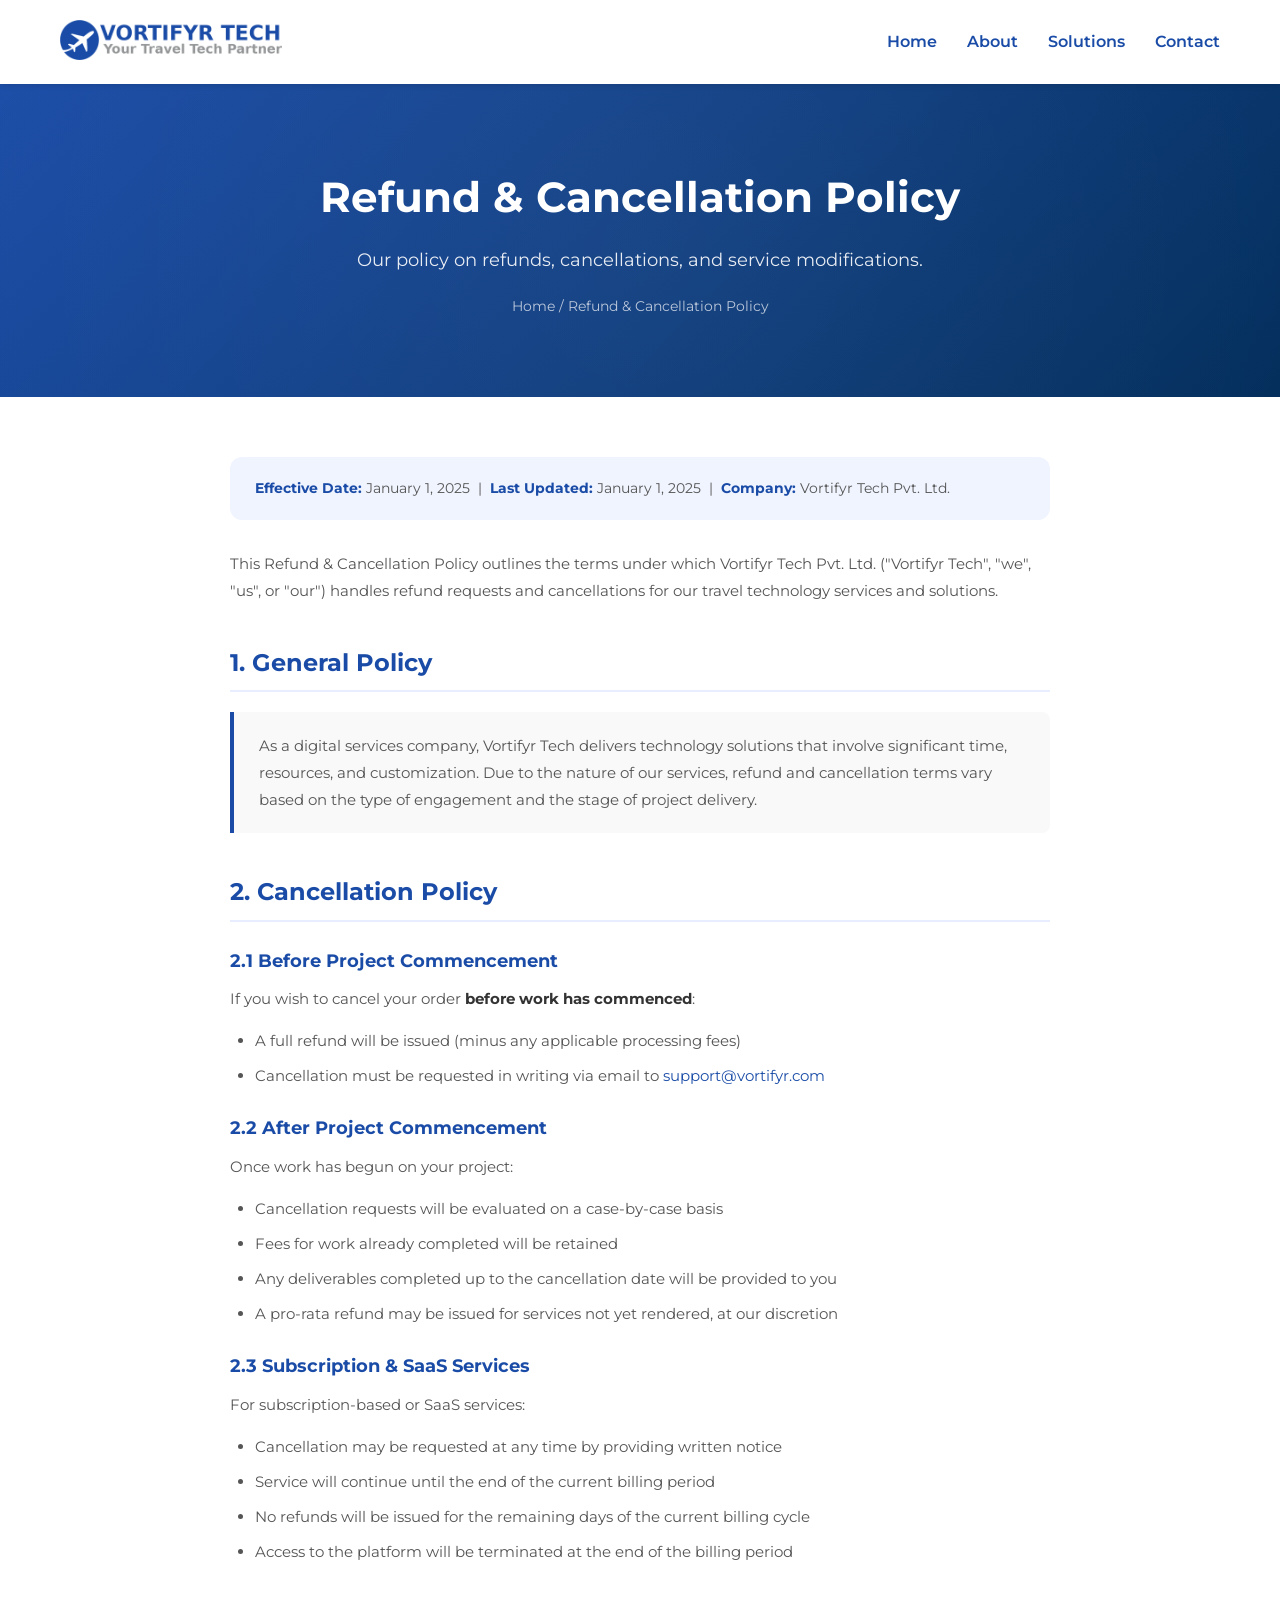
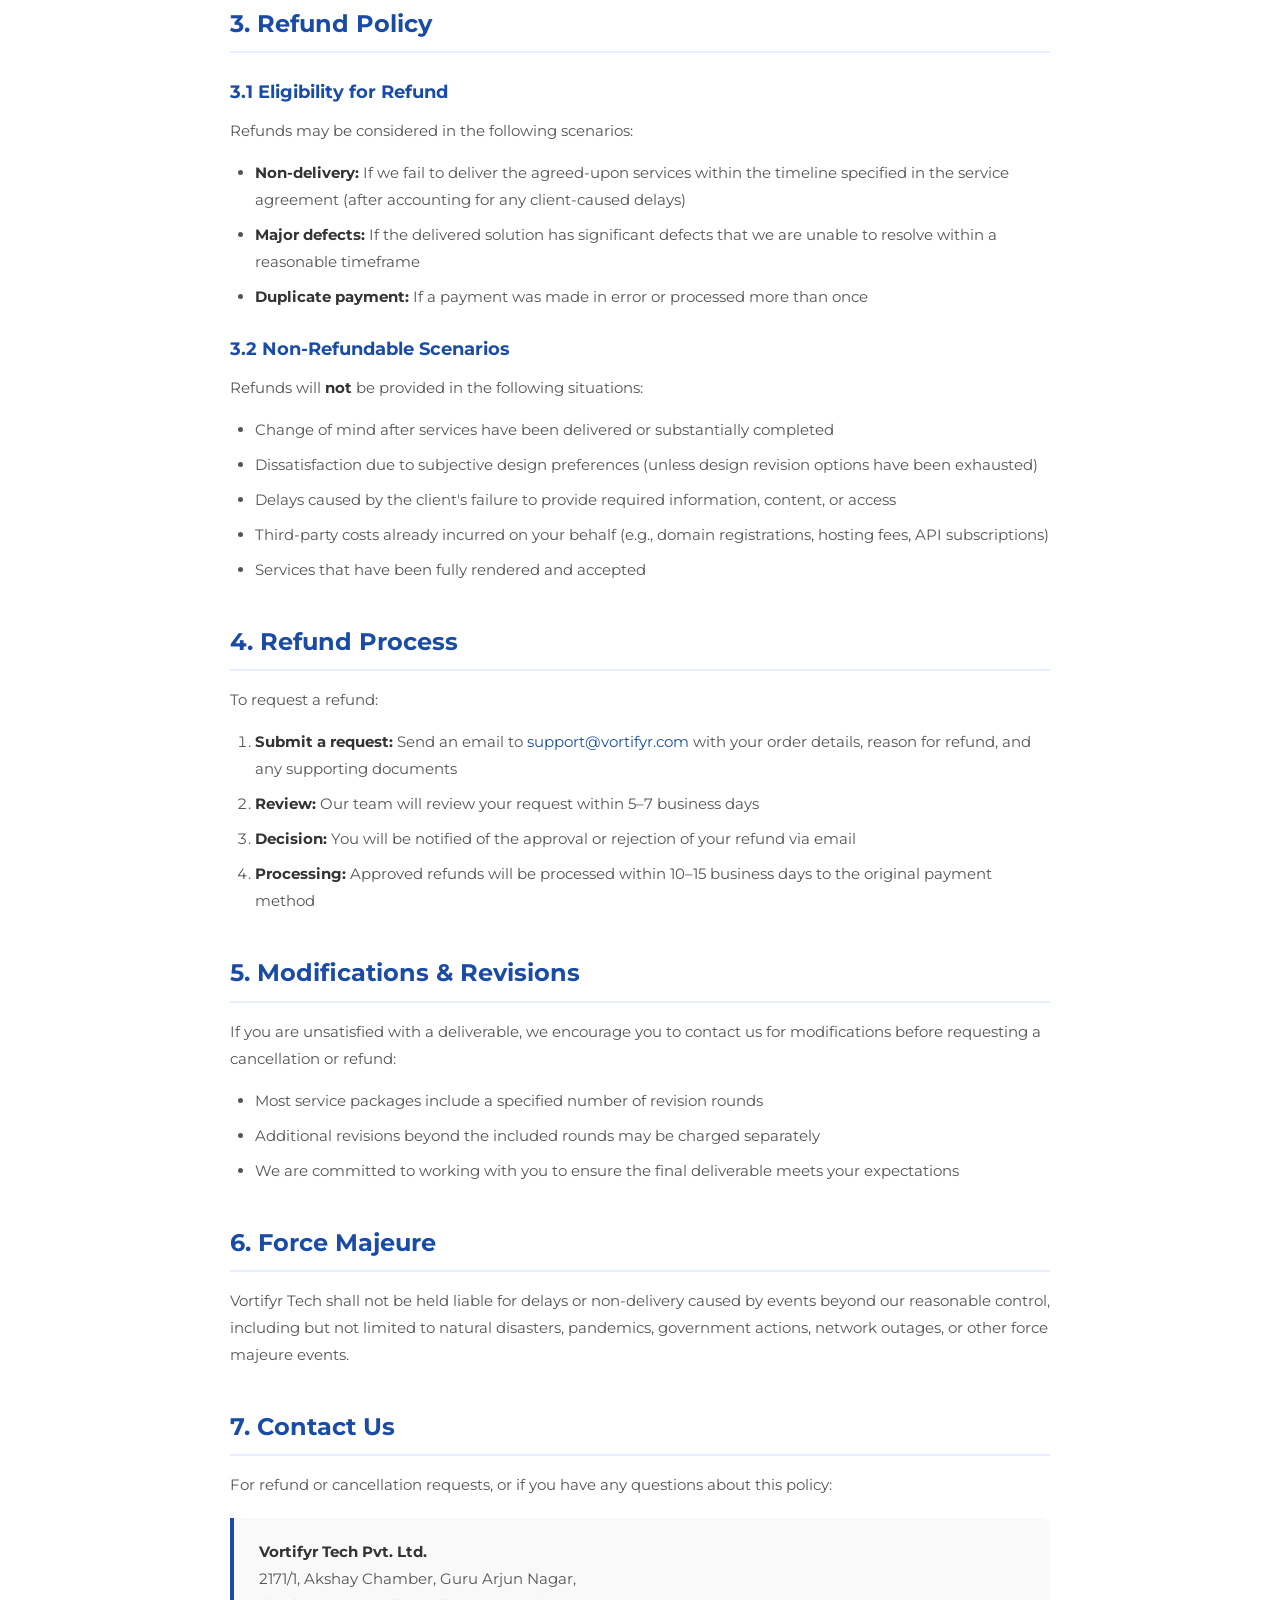
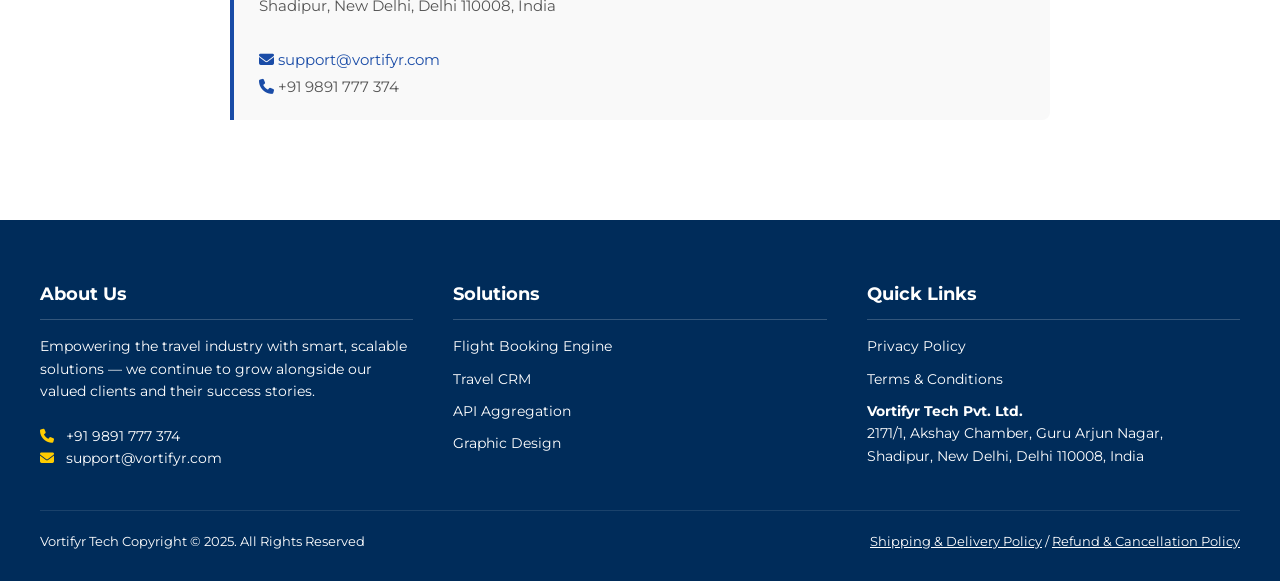
<file: refund-and-cancellation-policy.html>
<!DOCTYPE html>
<html lang="en">
<head>
    <meta charset="UTF-8">
    <meta name="viewport" content="width=device-width, initial-scale=1.0">
    <title>Refund & Cancellation Policy - Vortifyr Tech</title>
    <meta name="description" content="Vortifyr Tech Refund and Cancellation Policy for our travel technology services.">
    <link rel="icon" type="image/x-icon" href="/favicon.png">
    <link href="https://fonts.googleapis.com/css2?family=Montserrat:wght@400;600;700&display=swap" rel="stylesheet">
    <link rel="stylesheet" href="https://cdnjs.cloudflare.com/ajax/libs/font-awesome/6.4.0/css/all.min.css">
    <link rel="stylesheet" href="/common.css">
</head>
<body>
    <header>
        <a href="/" class="logo"><img src="/logo.png" alt="Vortifyr Tech Logo" height="40"></a>
        <div class="menu-toggle" id="menu-toggle"><i class="fas fa-bars"></i></div>
        <nav id="nav-menu">
            <ul>
                <li><a href="/">Home</a></li>
                <li><a href="/about.html">About</a></li>
                <li><a href="/#our-solutions">Solutions</a></li>
                <li><a href="/contact.html">Contact</a></li>
            </ul>
        </nav>
    </header>

    <section class="page-hero">
        <h1>Refund &amp; Cancellation Policy</h1>
        <p>Our policy on refunds, cancellations, and service modifications.</p>
        <div class="breadcrumb"><a href="/">Home</a> / Refund &amp; Cancellation Policy</div>
    </section>

    <div class="policy-content">
        <div class="policy-meta">
            <strong>Effective Date:</strong> January 1, 2025 &nbsp;|&nbsp;
            <strong>Last Updated:</strong> January 1, 2025 &nbsp;|&nbsp;
            <strong>Company:</strong> Vortifyr Tech Pvt. Ltd.
        </div>

        <p>This Refund & Cancellation Policy outlines the terms under which Vortifyr Tech Pvt. Ltd. ("Vortifyr Tech", "we", "us", or "our") handles refund requests and cancellations for our travel technology services and solutions.</p>

        <h2>1. General Policy</h2>
        <div class="policy-highlight">
            <p>As a digital services company, Vortifyr Tech delivers technology solutions that involve significant time, resources, and customization. Due to the nature of our services, refund and cancellation terms vary based on the type of engagement and the stage of project delivery.</p>
        </div>

        <h2>2. Cancellation Policy</h2>
        <h3>2.1 Before Project Commencement</h3>
        <p>If you wish to cancel your order <strong>before work has commenced</strong>:</p>
        <ul>
            <li>A full refund will be issued (minus any applicable processing fees)</li>
            <li>Cancellation must be requested in writing via email to <a href="mailto:support@vortifyr.com">support@vortifyr.com</a></li>
        </ul>

        <h3>2.2 After Project Commencement</h3>
        <p>Once work has begun on your project:</p>
        <ul>
            <li>Cancellation requests will be evaluated on a case-by-case basis</li>
            <li>Fees for work already completed will be retained</li>
            <li>Any deliverables completed up to the cancellation date will be provided to you</li>
            <li>A pro-rata refund may be issued for services not yet rendered, at our discretion</li>
        </ul>

        <h3>2.3 Subscription & SaaS Services</h3>
        <p>For subscription-based or SaaS services:</p>
        <ul>
            <li>Cancellation may be requested at any time by providing written notice</li>
            <li>Service will continue until the end of the current billing period</li>
            <li>No refunds will be issued for the remaining days of the current billing cycle</li>
            <li>Access to the platform will be terminated at the end of the billing period</li>
        </ul>

        <h2>3. Refund Policy</h2>
        <h3>3.1 Eligibility for Refund</h3>
        <p>Refunds may be considered in the following scenarios:</p>
        <ul>
            <li><strong>Non-delivery:</strong> If we fail to deliver the agreed-upon services within the timeline specified in the service agreement (after accounting for any client-caused delays)</li>
            <li><strong>Major defects:</strong> If the delivered solution has significant defects that we are unable to resolve within a reasonable timeframe</li>
            <li><strong>Duplicate payment:</strong> If a payment was made in error or processed more than once</li>
        </ul>

        <h3>3.2 Non-Refundable Scenarios</h3>
        <p>Refunds will <strong>not</strong> be provided in the following situations:</p>
        <ul>
            <li>Change of mind after services have been delivered or substantially completed</li>
            <li>Dissatisfaction due to subjective design preferences (unless design revision options have been exhausted)</li>
            <li>Delays caused by the client's failure to provide required information, content, or access</li>
            <li>Third-party costs already incurred on your behalf (e.g., domain registrations, hosting fees, API subscriptions)</li>
            <li>Services that have been fully rendered and accepted</li>
        </ul>

        <h2>4. Refund Process</h2>
        <p>To request a refund:</p>
        <ol>
            <li><strong>Submit a request:</strong> Send an email to <a href="mailto:support@vortifyr.com">support@vortifyr.com</a> with your order details, reason for refund, and any supporting documents</li>
            <li><strong>Review:</strong> Our team will review your request within 5–7 business days</li>
            <li><strong>Decision:</strong> You will be notified of the approval or rejection of your refund via email</li>
            <li><strong>Processing:</strong> Approved refunds will be processed within 10–15 business days to the original payment method</li>
        </ol>

        <h2>5. Modifications &amp; Revisions</h2>
        <p>If you are unsatisfied with a deliverable, we encourage you to contact us for modifications before requesting a cancellation or refund:</p>
        <ul>
            <li>Most service packages include a specified number of revision rounds</li>
            <li>Additional revisions beyond the included rounds may be charged separately</li>
            <li>We are committed to working with you to ensure the final deliverable meets your expectations</li>
        </ul>

        <h2>6. Force Majeure</h2>
        <p>Vortifyr Tech shall not be held liable for delays or non-delivery caused by events beyond our reasonable control, including but not limited to natural disasters, pandemics, government actions, network outages, or other force majeure events.</p>

        <h2>7. Contact Us</h2>
        <p>For refund or cancellation requests, or if you have any questions about this policy:</p>
        <div class="policy-highlight">
            <p><strong>Vortifyr Tech Pvt. Ltd.</strong><br>
            2171/1, Akshay Chamber, Guru Arjun Nagar,<br>
            Shadipur, New Delhi, Delhi 110008, India<br><br>
            <i class="fas fa-envelope" style="color:#1A4CA7"></i> <a href="mailto:support@vortifyr.com">support@vortifyr.com</a><br>
            <i class="fas fa-phone" style="color:#1A4CA7"></i> +91 9891 777 374</p>
        </div>
    </div>

    <footer class="site-footer">
        <div class="footer-container">
            <div class="footer-column">
                <h3>About Us</h3>
                <p>Empowering the travel industry with smart, scalable solutions — we continue to grow alongside our valued clients and their success stories.</p>
                <p>&nbsp;</p>
                <p><i class="fas fa-phone"></i> +91 9891 777 374</p>
                <p><i class="fas fa-envelope"></i> support@vortifyr.com</p>
            </div>
            <div class="footer-column">
                <h3>Solutions</h3>
                <ul>
                    <li><a href="/#our-solutions">Flight Booking Engine</a></li>
                    <li><a href="/#our-solutions">Travel CRM</a></li>
                    <li><a href="/#our-solutions">API Aggregation</a></li>
                    <li><a href="/#our-solutions">Graphic Design</a></li>
                </ul>
            </div>
            <div class="footer-column">
                <h3>Quick Links</h3>
                <ul>
                    <li><a href="/privacy-policy.html">Privacy Policy</a></li>
                    <li><a href="/terms-and-conditions.html">Terms & Conditions</a></li>
                </ul>
                <p><strong>Vortifyr Tech Pvt. Ltd.</strong><br>2171/1, Akshay Chamber, Guru Arjun Nagar, <br />Shadipur, New Delhi, Delhi 110008, India</p>
            </div>
        </div>
        <div class="footer-bottom">
            <p>Vortifyr Tech Copyright © 2025. All Rights Reserved</p>
            <div><a href="/shipping-and-delivery-policy.html">Shipping & Delivery Policy</a> / <a href="/refund-and-cancellation-policy.html">Refund & Cancellation Policy</a></div>
        </div>
    </footer>
<script>document.getElementById("menu-toggle").addEventListener("click",()=>{document.getElementById("nav-menu").classList.toggle("active")})</script>
</body>
</html>
</file>
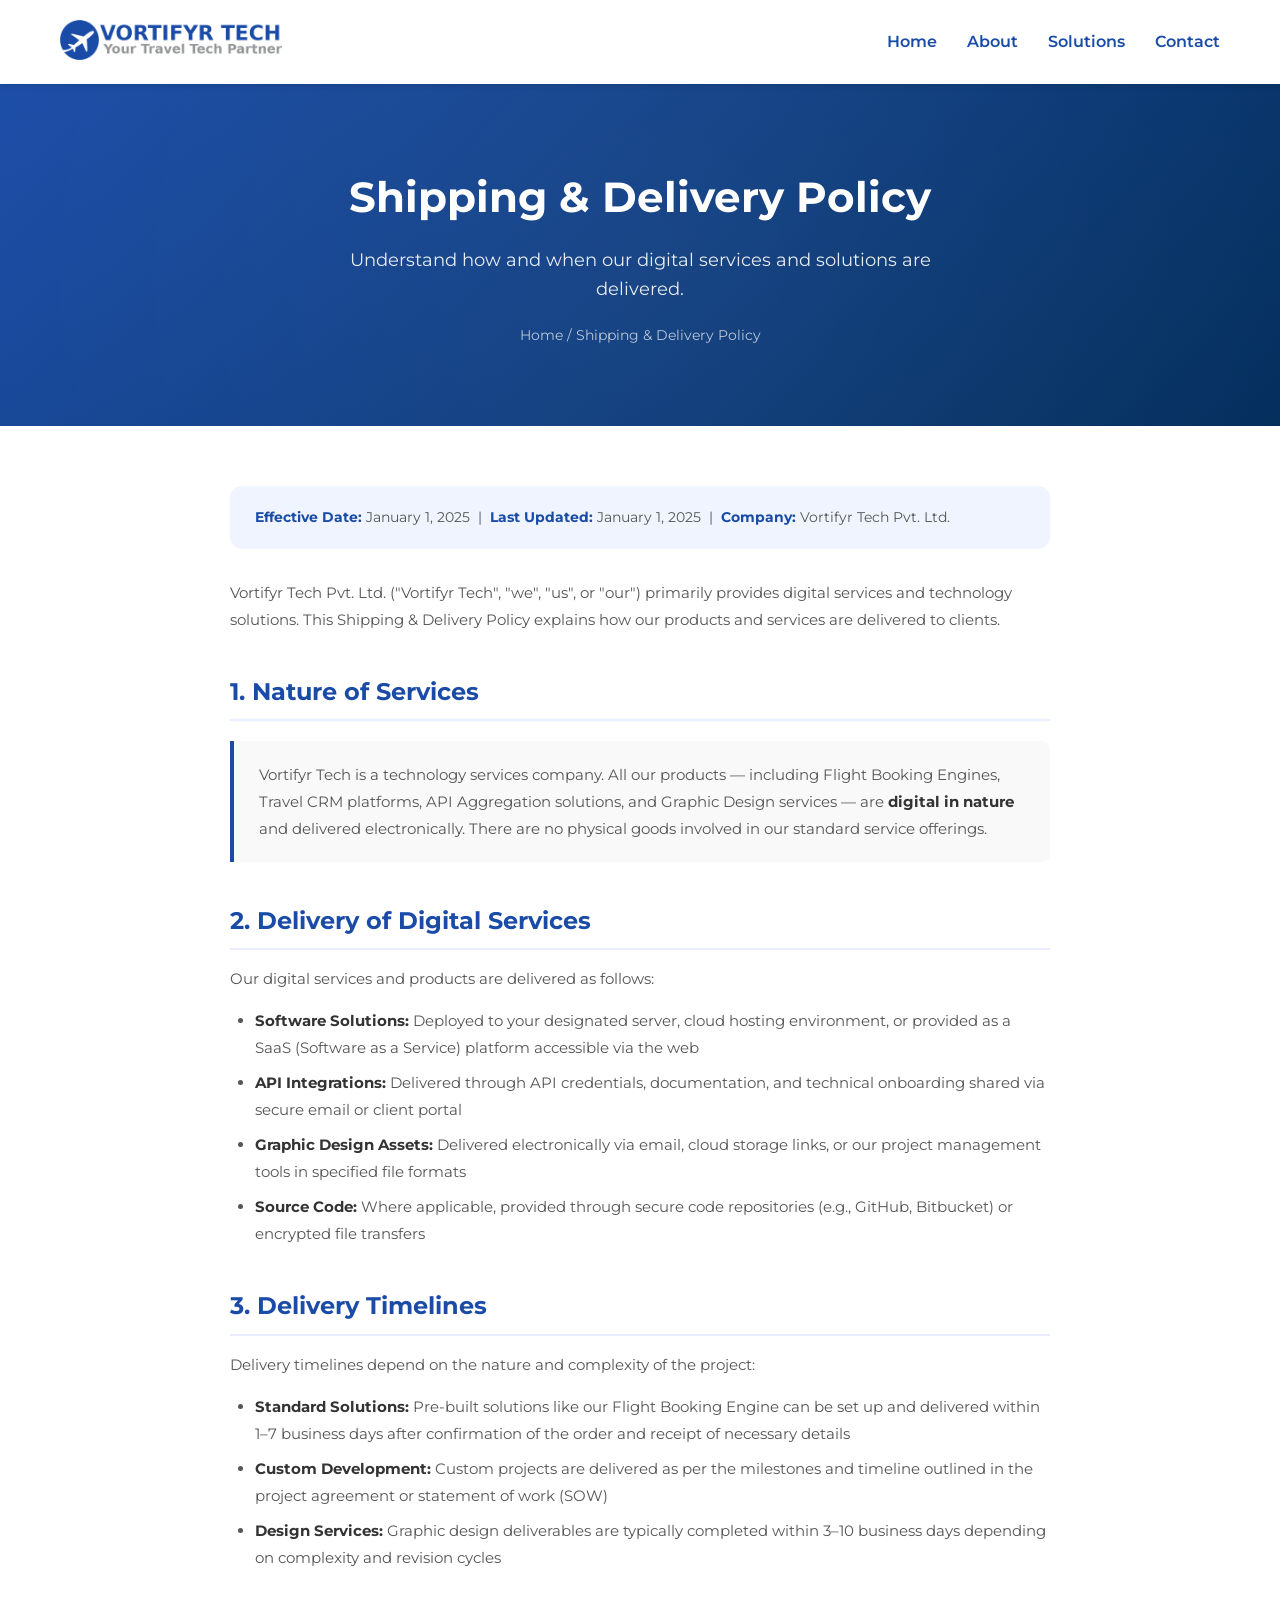
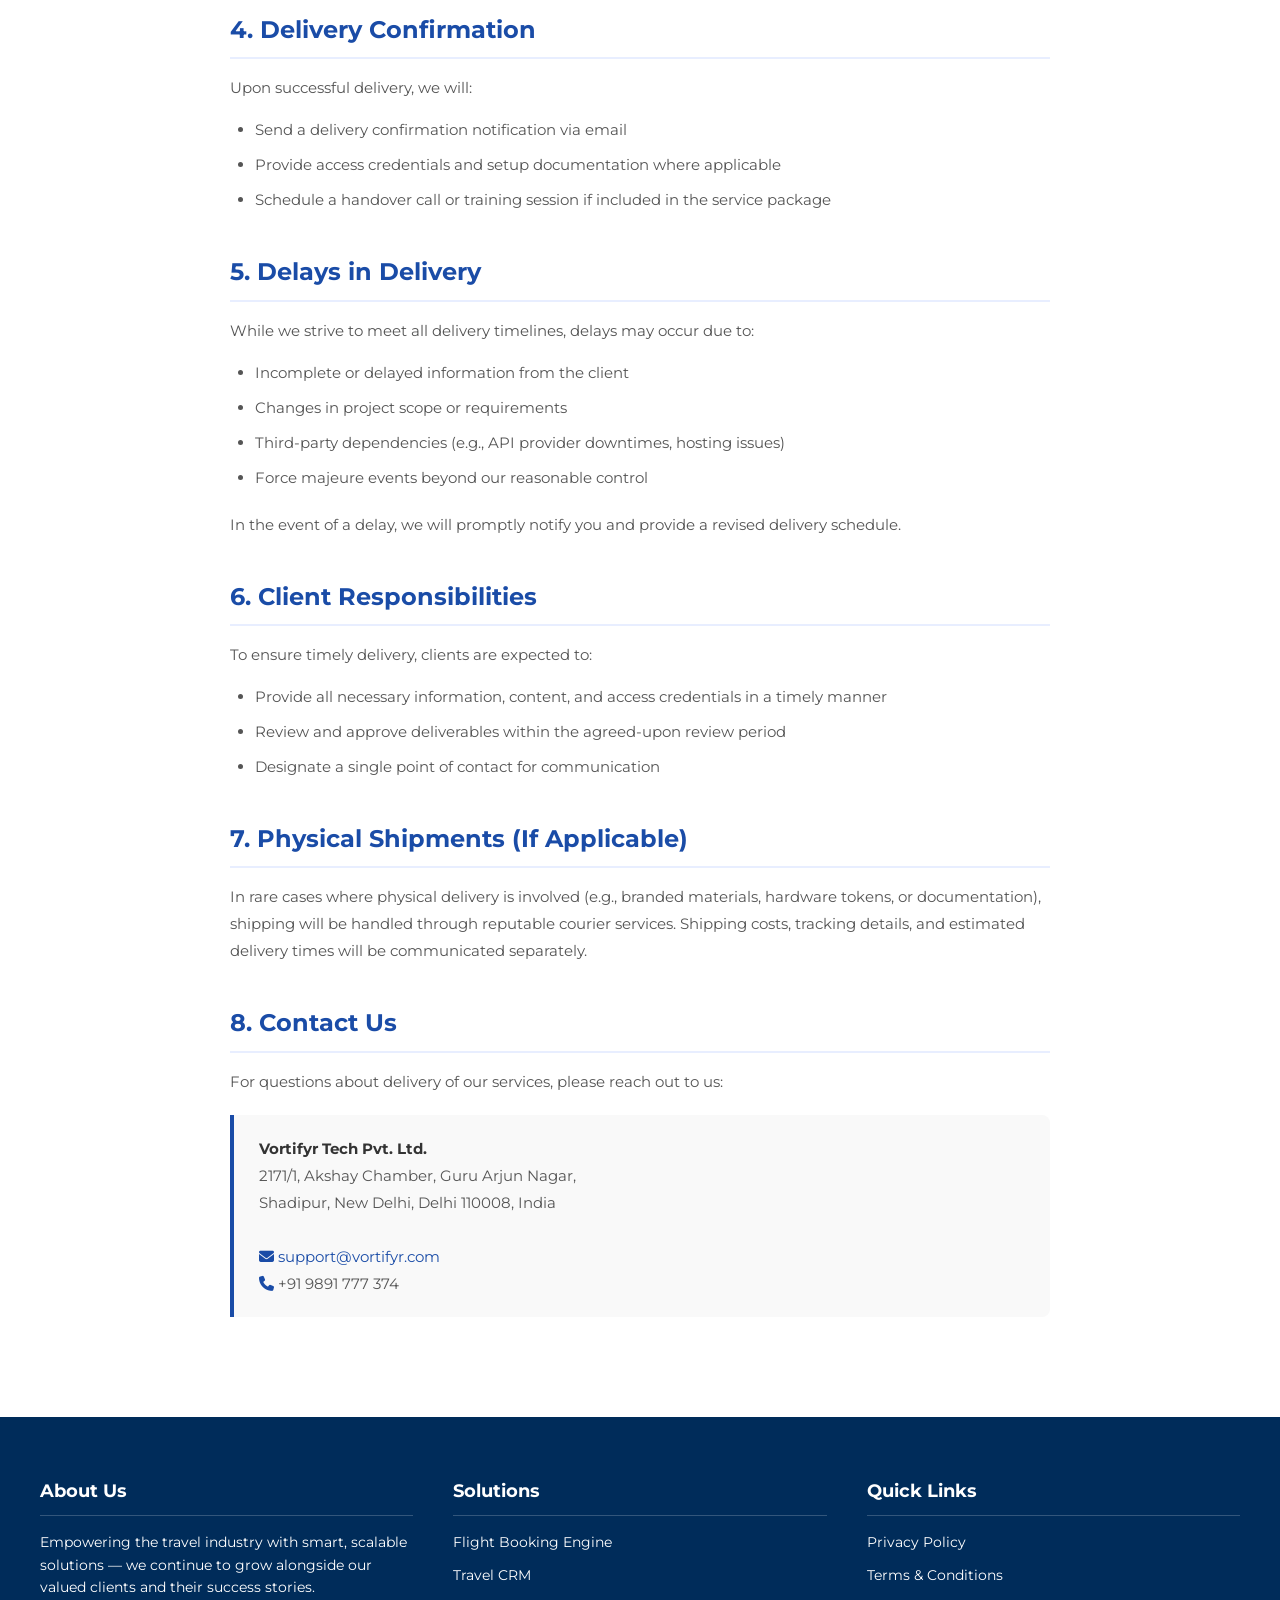
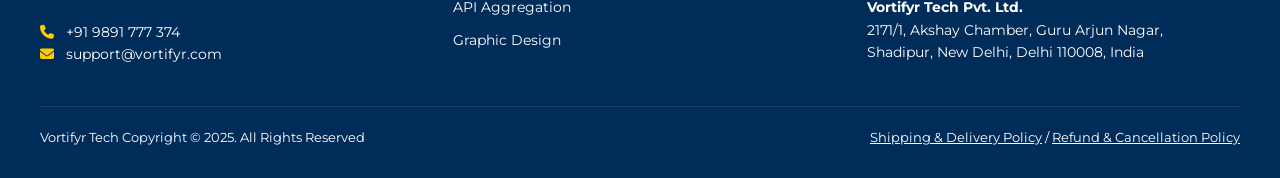
<file: shipping-and-delivery-policy.html>
<!DOCTYPE html>
<html lang="en">
<head>
    <meta charset="UTF-8">
    <meta name="viewport" content="width=device-width, initial-scale=1.0">
    <title>Shipping & Delivery Policy - Vortifyr Tech</title>
    <meta name="description" content="Vortifyr Tech Shipping and Delivery Policy for digital services and travel technology solutions.">
    <link rel="icon" type="image/x-icon" href="/favicon.png">
    <link href="https://fonts.googleapis.com/css2?family=Montserrat:wght@400;600;700&display=swap" rel="stylesheet">
    <link rel="stylesheet" href="https://cdnjs.cloudflare.com/ajax/libs/font-awesome/6.4.0/css/all.min.css">
    <link rel="stylesheet" href="/common.css">
</head>
<body>
    <header>
        <a href="/" class="logo"><img src="/logo.png" alt="Vortifyr Tech Logo" height="40"></a>
        <div class="menu-toggle" id="menu-toggle"><i class="fas fa-bars"></i></div>
        <nav id="nav-menu">
            <ul>
                <li><a href="/">Home</a></li>
                <li><a href="/about.html">About</a></li>
                <li><a href="/#our-solutions">Solutions</a></li>
                <li><a href="/contact.html">Contact</a></li>
            </ul>
        </nav>
    </header>

    <section class="page-hero">
        <h1>Shipping &amp; Delivery Policy</h1>
        <p>Understand how and when our digital services and solutions are delivered.</p>
        <div class="breadcrumb"><a href="/">Home</a> / Shipping &amp; Delivery Policy</div>
    </section>

    <div class="policy-content">
        <div class="policy-meta">
            <strong>Effective Date:</strong> January 1, 2025 &nbsp;|&nbsp;
            <strong>Last Updated:</strong> January 1, 2025 &nbsp;|&nbsp;
            <strong>Company:</strong> Vortifyr Tech Pvt. Ltd.
        </div>

        <p>Vortifyr Tech Pvt. Ltd. ("Vortifyr Tech", "we", "us", or "our") primarily provides digital services and technology solutions. This Shipping & Delivery Policy explains how our products and services are delivered to clients.</p>

        <h2>1. Nature of Services</h2>
        <div class="policy-highlight">
            <p>Vortifyr Tech is a technology services company. All our products — including Flight Booking Engines, Travel CRM platforms, API Aggregation solutions, and Graphic Design services — are <strong>digital in nature</strong> and delivered electronically. There are no physical goods involved in our standard service offerings.</p>
        </div>

        <h2>2. Delivery of Digital Services</h2>
        <p>Our digital services and products are delivered as follows:</p>
        <ul>
            <li><strong>Software Solutions:</strong> Deployed to your designated server, cloud hosting environment, or provided as a SaaS (Software as a Service) platform accessible via the web</li>
            <li><strong>API Integrations:</strong> Delivered through API credentials, documentation, and technical onboarding shared via secure email or client portal</li>
            <li><strong>Graphic Design Assets:</strong> Delivered electronically via email, cloud storage links, or our project management tools in specified file formats</li>
            <li><strong>Source Code:</strong> Where applicable, provided through secure code repositories (e.g., GitHub, Bitbucket) or encrypted file transfers</li>
        </ul>

        <h2>3. Delivery Timelines</h2>
        <p>Delivery timelines depend on the nature and complexity of the project:</p>
        <ul>
            <li><strong>Standard Solutions:</strong> Pre-built solutions like our Flight Booking Engine can be set up and delivered within 1–7 business days after confirmation of the order and receipt of necessary details</li>
            <li><strong>Custom Development:</strong> Custom projects are delivered as per the milestones and timeline outlined in the project agreement or statement of work (SOW)</li>
            <li><strong>Design Services:</strong> Graphic design deliverables are typically completed within 3–10 business days depending on complexity and revision cycles</li>
        </ul>

        <h2>4. Delivery Confirmation</h2>
        <p>Upon successful delivery, we will:</p>
        <ul>
            <li>Send a delivery confirmation notification via email</li>
            <li>Provide access credentials and setup documentation where applicable</li>
            <li>Schedule a handover call or training session if included in the service package</li>
        </ul>

        <h2>5. Delays in Delivery</h2>
        <p>While we strive to meet all delivery timelines, delays may occur due to:</p>
        <ul>
            <li>Incomplete or delayed information from the client</li>
            <li>Changes in project scope or requirements</li>
            <li>Third-party dependencies (e.g., API provider downtimes, hosting issues)</li>
            <li>Force majeure events beyond our reasonable control</li>
        </ul>
        <p>In the event of a delay, we will promptly notify you and provide a revised delivery schedule.</p>

        <h2>6. Client Responsibilities</h2>
        <p>To ensure timely delivery, clients are expected to:</p>
        <ul>
            <li>Provide all necessary information, content, and access credentials in a timely manner</li>
            <li>Review and approve deliverables within the agreed-upon review period</li>
            <li>Designate a single point of contact for communication</li>
        </ul>

        <h2>7. Physical Shipments (If Applicable)</h2>
        <p>In rare cases where physical delivery is involved (e.g., branded materials, hardware tokens, or documentation), shipping will be handled through reputable courier services. Shipping costs, tracking details, and estimated delivery times will be communicated separately.</p>

        <h2>8. Contact Us</h2>
        <p>For questions about delivery of our services, please reach out to us:</p>
        <div class="policy-highlight">
            <p><strong>Vortifyr Tech Pvt. Ltd.</strong><br>
            2171/1, Akshay Chamber, Guru Arjun Nagar,<br>
            Shadipur, New Delhi, Delhi 110008, India<br><br>
            <i class="fas fa-envelope" style="color:#1A4CA7"></i> <a href="mailto:support@vortifyr.com">support@vortifyr.com</a><br>
            <i class="fas fa-phone" style="color:#1A4CA7"></i> +91 9891 777 374</p>
        </div>
    </div>

    <footer class="site-footer">
        <div class="footer-container">
            <div class="footer-column">
                <h3>About Us</h3>
                <p>Empowering the travel industry with smart, scalable solutions — we continue to grow alongside our valued clients and their success stories.</p>
                <p>&nbsp;</p>
                <p><i class="fas fa-phone"></i> +91 9891 777 374</p>
                <p><i class="fas fa-envelope"></i> support@vortifyr.com</p>
            </div>
            <div class="footer-column">
                <h3>Solutions</h3>
                <ul>
                    <li><a href="/#our-solutions">Flight Booking Engine</a></li>
                    <li><a href="/#our-solutions">Travel CRM</a></li>
                    <li><a href="/#our-solutions">API Aggregation</a></li>
                    <li><a href="/#our-solutions">Graphic Design</a></li>
                </ul>
            </div>
            <div class="footer-column">
                <h3>Quick Links</h3>
                <ul>
                    <li><a href="/privacy-policy.html">Privacy Policy</a></li>
                    <li><a href="/terms-and-conditions.html">Terms & Conditions</a></li>
                </ul>
                <p><strong>Vortifyr Tech Pvt. Ltd.</strong><br>2171/1, Akshay Chamber, Guru Arjun Nagar, <br />Shadipur, New Delhi, Delhi 110008, India</p>
            </div>
        </div>
        <div class="footer-bottom">
            <p>Vortifyr Tech Copyright © 2025. All Rights Reserved</p>
            <div><a href="/shipping-and-delivery-policy.html">Shipping & Delivery Policy</a> / <a href="/refund-and-cancellation-policy.html">Refund & Cancellation Policy</a></div>
        </div>
    </footer>
<script>document.getElementById("menu-toggle").addEventListener("click",()=>{document.getElementById("nav-menu").classList.toggle("active")})</script>
</body>
</html>
</file>
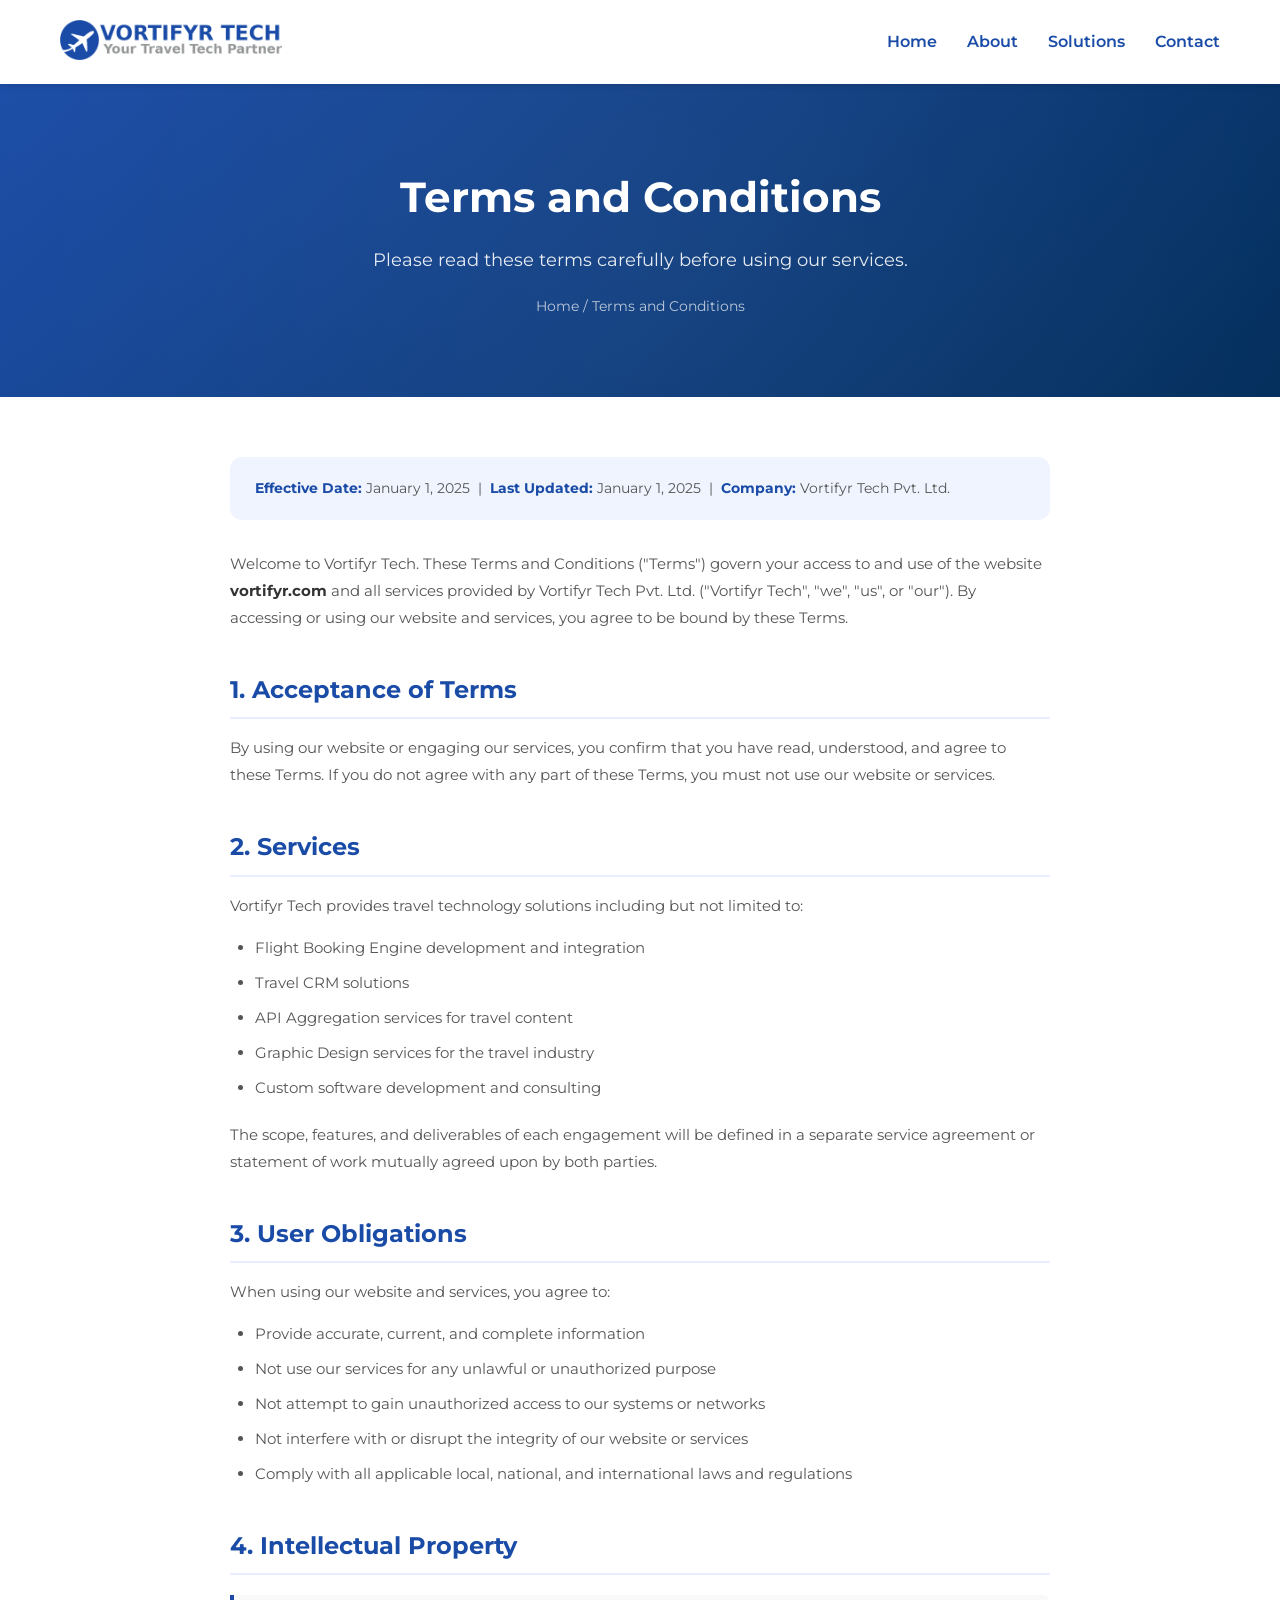
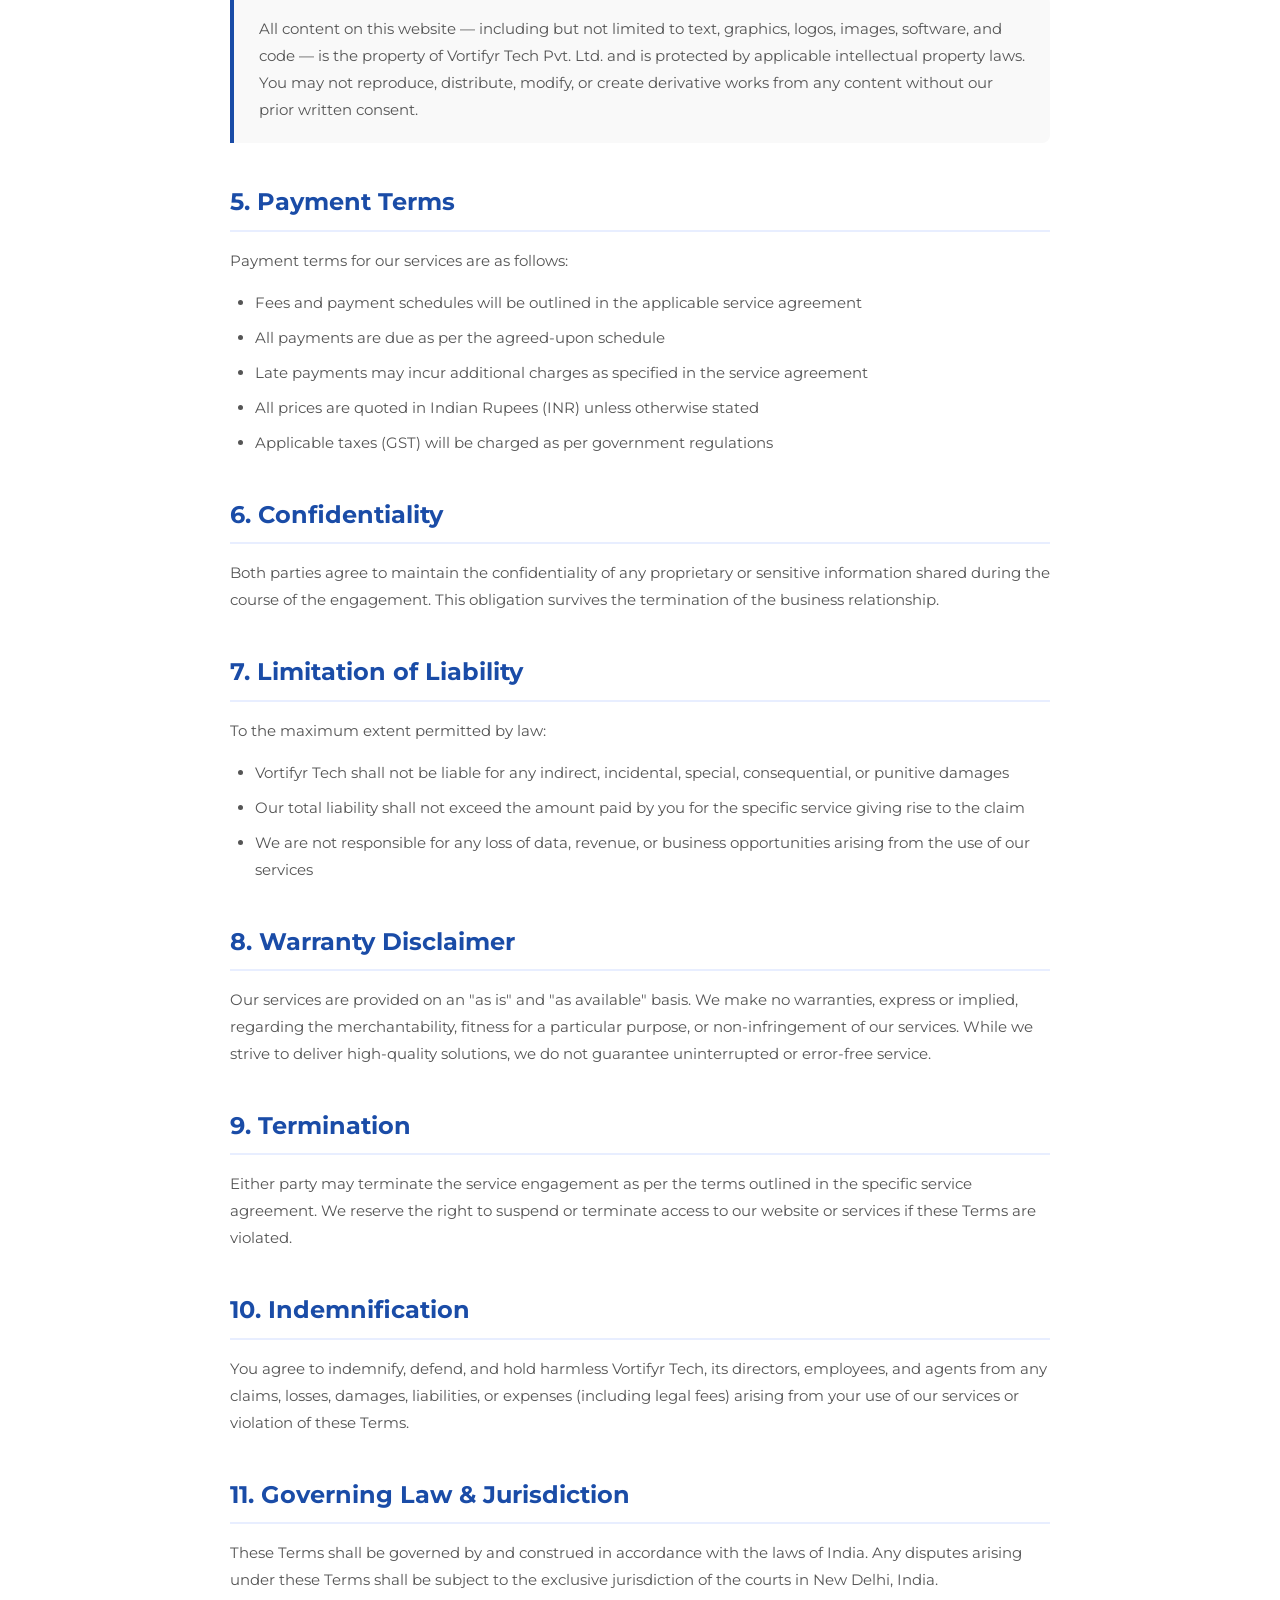
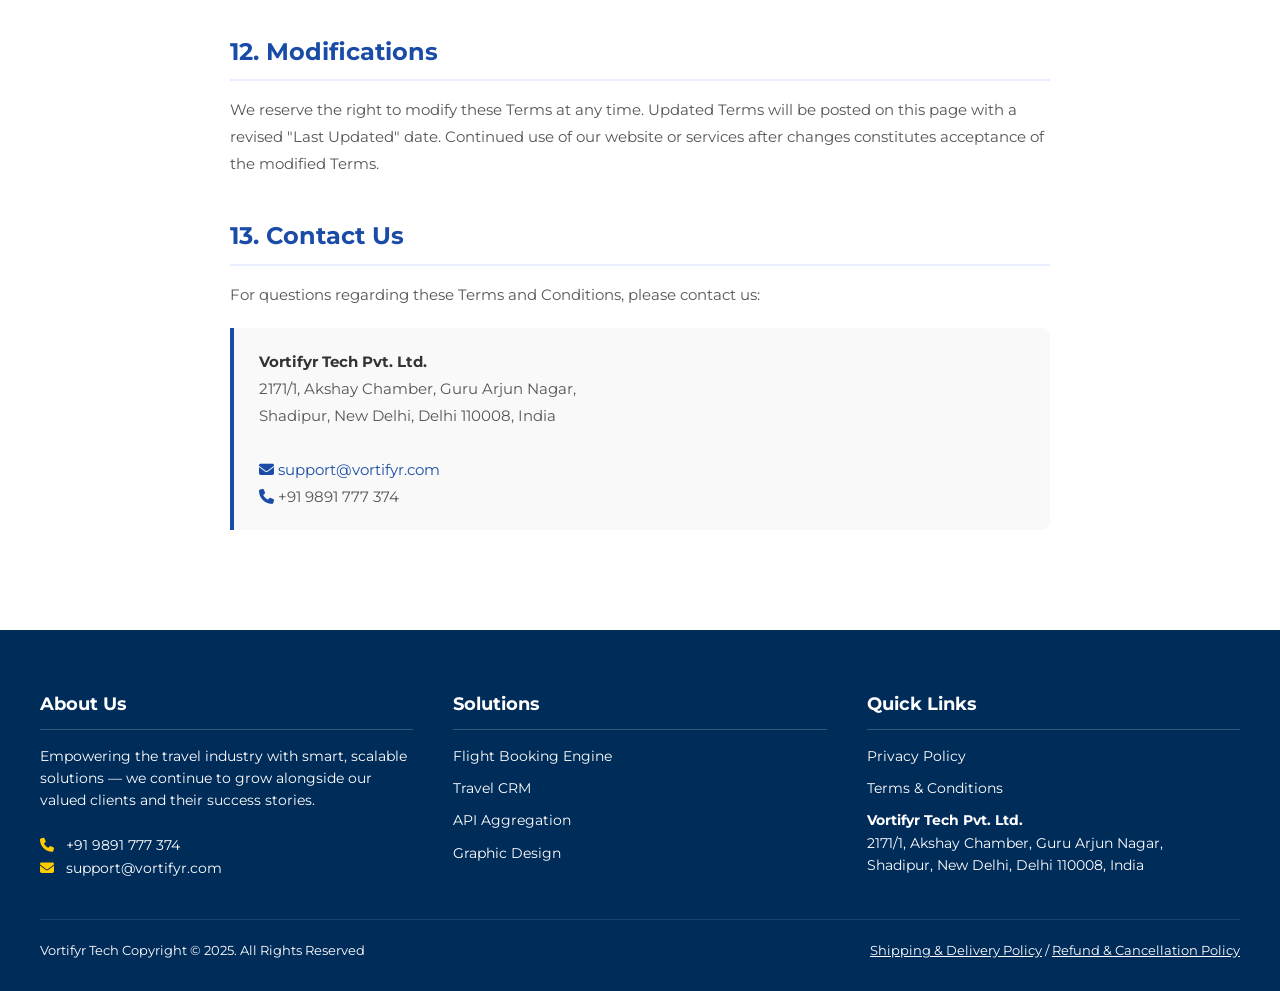
<file: terms-and-conditions.html>
<!DOCTYPE html>
<html lang="en">
<head>
    <meta charset="UTF-8">
    <meta name="viewport" content="width=device-width, initial-scale=1.0">
    <title>Terms and Conditions - Vortifyr Tech</title>
    <meta name="description" content="Terms and Conditions for using Vortifyr Tech services and website.">
    <link rel="icon" type="image/x-icon" href="/favicon.png">
    <link href="https://fonts.googleapis.com/css2?family=Montserrat:wght@400;600;700&display=swap" rel="stylesheet">
    <link rel="stylesheet" href="https://cdnjs.cloudflare.com/ajax/libs/font-awesome/6.4.0/css/all.min.css">
    <link rel="stylesheet" href="/common.css">
</head>
<body>
    <header>
        <a href="/" class="logo"><img src="/logo.png" alt="Vortifyr Tech Logo" height="40"></a>
        <div class="menu-toggle" id="menu-toggle"><i class="fas fa-bars"></i></div>
        <nav id="nav-menu">
            <ul>
                <li><a href="/">Home</a></li>
                <li><a href="/about.html">About</a></li>
                <li><a href="/#our-solutions">Solutions</a></li>
                <li><a href="/contact.html">Contact</a></li>
            </ul>
        </nav>
    </header>

    <section class="page-hero">
        <h1>Terms and Conditions</h1>
        <p>Please read these terms carefully before using our services.</p>
        <div class="breadcrumb"><a href="/">Home</a> / Terms and Conditions</div>
    </section>

    <div class="policy-content">
        <div class="policy-meta">
            <strong>Effective Date:</strong> January 1, 2025 &nbsp;|&nbsp;
            <strong>Last Updated:</strong> January 1, 2025 &nbsp;|&nbsp;
            <strong>Company:</strong> Vortifyr Tech Pvt. Ltd.
        </div>

        <p>Welcome to Vortifyr Tech. These Terms and Conditions ("Terms") govern your access to and use of the website <strong>vortifyr.com</strong> and all services provided by Vortifyr Tech Pvt. Ltd. ("Vortifyr Tech", "we", "us", or "our"). By accessing or using our website and services, you agree to be bound by these Terms.</p>

        <h2>1. Acceptance of Terms</h2>
        <p>By using our website or engaging our services, you confirm that you have read, understood, and agree to these Terms. If you do not agree with any part of these Terms, you must not use our website or services.</p>

        <h2>2. Services</h2>
        <p>Vortifyr Tech provides travel technology solutions including but not limited to:</p>
        <ul>
            <li>Flight Booking Engine development and integration</li>
            <li>Travel CRM solutions</li>
            <li>API Aggregation services for travel content</li>
            <li>Graphic Design services for the travel industry</li>
            <li>Custom software development and consulting</li>
        </ul>
        <p>The scope, features, and deliverables of each engagement will be defined in a separate service agreement or statement of work mutually agreed upon by both parties.</p>

        <h2>3. User Obligations</h2>
        <p>When using our website and services, you agree to:</p>
        <ul>
            <li>Provide accurate, current, and complete information</li>
            <li>Not use our services for any unlawful or unauthorized purpose</li>
            <li>Not attempt to gain unauthorized access to our systems or networks</li>
            <li>Not interfere with or disrupt the integrity of our website or services</li>
            <li>Comply with all applicable local, national, and international laws and regulations</li>
        </ul>

        <h2>4. Intellectual Property</h2>
        <div class="policy-highlight">
            <p>All content on this website — including but not limited to text, graphics, logos, images, software, and code — is the property of Vortifyr Tech Pvt. Ltd. and is protected by applicable intellectual property laws. You may not reproduce, distribute, modify, or create derivative works from any content without our prior written consent.</p>
        </div>

        <h2>5. Payment Terms</h2>
        <p>Payment terms for our services are as follows:</p>
        <ul>
            <li>Fees and payment schedules will be outlined in the applicable service agreement</li>
            <li>All payments are due as per the agreed-upon schedule</li>
            <li>Late payments may incur additional charges as specified in the service agreement</li>
            <li>All prices are quoted in Indian Rupees (INR) unless otherwise stated</li>
            <li>Applicable taxes (GST) will be charged as per government regulations</li>
        </ul>

        <h2>6. Confidentiality</h2>
        <p>Both parties agree to maintain the confidentiality of any proprietary or sensitive information shared during the course of the engagement. This obligation survives the termination of the business relationship.</p>

        <h2>7. Limitation of Liability</h2>
        <p>To the maximum extent permitted by law:</p>
        <ul>
            <li>Vortifyr Tech shall not be liable for any indirect, incidental, special, consequential, or punitive damages</li>
            <li>Our total liability shall not exceed the amount paid by you for the specific service giving rise to the claim</li>
            <li>We are not responsible for any loss of data, revenue, or business opportunities arising from the use of our services</li>
        </ul>

        <h2>8. Warranty Disclaimer</h2>
        <p>Our services are provided on an "as is" and "as available" basis. We make no warranties, express or implied, regarding the merchantability, fitness for a particular purpose, or non-infringement of our services. While we strive to deliver high-quality solutions, we do not guarantee uninterrupted or error-free service.</p>

        <h2>9. Termination</h2>
        <p>Either party may terminate the service engagement as per the terms outlined in the specific service agreement. We reserve the right to suspend or terminate access to our website or services if these Terms are violated.</p>

        <h2>10. Indemnification</h2>
        <p>You agree to indemnify, defend, and hold harmless Vortifyr Tech, its directors, employees, and agents from any claims, losses, damages, liabilities, or expenses (including legal fees) arising from your use of our services or violation of these Terms.</p>

        <h2>11. Governing Law &amp; Jurisdiction</h2>
        <p>These Terms shall be governed by and construed in accordance with the laws of India. Any disputes arising under these Terms shall be subject to the exclusive jurisdiction of the courts in New Delhi, India.</p>

        <h2>12. Modifications</h2>
        <p>We reserve the right to modify these Terms at any time. Updated Terms will be posted on this page with a revised "Last Updated" date. Continued use of our website or services after changes constitutes acceptance of the modified Terms.</p>

        <h2>13. Contact Us</h2>
        <p>For questions regarding these Terms and Conditions, please contact us:</p>
        <div class="policy-highlight">
            <p><strong>Vortifyr Tech Pvt. Ltd.</strong><br>
            2171/1, Akshay Chamber, Guru Arjun Nagar,<br>
            Shadipur, New Delhi, Delhi 110008, India<br><br>
            <i class="fas fa-envelope" style="color:#1A4CA7"></i> <a href="mailto:support@vortifyr.com">support@vortifyr.com</a><br>
            <i class="fas fa-phone" style="color:#1A4CA7"></i> +91 9891 777 374</p>
        </div>
    </div>

    <footer class="site-footer">
        <div class="footer-container">
            <div class="footer-column">
                <h3>About Us</h3>
                <p>Empowering the travel industry with smart, scalable solutions — we continue to grow alongside our valued clients and their success stories.</p>
                <p>&nbsp;</p>
                <p><i class="fas fa-phone"></i> +91 9891 777 374</p>
                <p><i class="fas fa-envelope"></i> support@vortifyr.com</p>
            </div>
            <div class="footer-column">
                <h3>Solutions</h3>
                <ul>
                    <li><a href="/#our-solutions">Flight Booking Engine</a></li>
                    <li><a href="/#our-solutions">Travel CRM</a></li>
                    <li><a href="/#our-solutions">API Aggregation</a></li>
                    <li><a href="/#our-solutions">Graphic Design</a></li>
                </ul>
            </div>
            <div class="footer-column">
                <h3>Quick Links</h3>
                <ul>
                    <li><a href="/privacy-policy.html">Privacy Policy</a></li>
                    <li><a href="/terms-and-conditions.html">Terms & Conditions</a></li>
                </ul>
                <p><strong>Vortifyr Tech Pvt. Ltd.</strong><br>2171/1, Akshay Chamber, Guru Arjun Nagar, <br />Shadipur, New Delhi, Delhi 110008, India</p>
            </div>
        </div>
        <div class="footer-bottom">
            <p>Vortifyr Tech Copyright © 2025. All Rights Reserved</p>
            <div><a href="/shipping-and-delivery-policy.html">Shipping & Delivery Policy</a> / <a href="/refund-and-cancellation-policy.html">Refund & Cancellation Policy</a></div>
        </div>
    </footer>
<script>document.getElementById("menu-toggle").addEventListener("click",()=>{document.getElementById("nav-menu").classList.toggle("active")})</script>
</body>
</html>
</file>
<file: common.css>
/* ══════════════════════════════════════════════════
   Vortifyr Tech — Common Styles (shared across pages)
   ══════════════════════════════════════════════════ */

* {
    margin: 0;
    padding: 0;
    box-sizing: border-box;
    font-family: 'Montserrat', sans-serif;
}

html {
    scroll-behavior: smooth;
}

body {
    background: #fff;
    color: #333;
    line-height: 1.6;
}

/* ── Header ── */
header {
    display: flex;
    justify-content: space-between;
    align-items: center;
    padding: 20px 60px;
    background: #fff;
    box-shadow: 0 2px 5px rgba(0,0,0,0.1);
    position: sticky;
    top: 0;
    z-index: 1000;
    line-height: 1;
}

header .logo {
    font-size: 28px;
    font-weight: 700;
    color: #1A4CA7;
}

.logo img {
    height: 40px;
}

nav ul {
    list-style: none;
    display: flex;
    gap: 30px;
}

nav ul li a {
    text-decoration: none;
    color: #1A4CA7;
    font-weight: 600;
    transition: color 0.3s;
}

nav ul li a:hover {
    color: #0d3280;
}

.menu-toggle {
    display: none;
    font-size: 24px;
    cursor: pointer;
    color: #1A4CA7;
}

@media (max-width: 768px) {
    .menu-toggle { display: block; }
    header { padding: 20px 20px; }
    nav {
        position: absolute;
        top: 70px;
        left: 0;
        width: 100%;
        background: #fff;
        display: none;
        padding: 20px;
        box-shadow: 0 2px 10px rgba(0,0,0,0.1);
    }
    nav.active { display: block; }
    nav ul { flex-direction: column; gap: 20px; }
}

/* ── Page Hero ── */
.page-hero {
    background: linear-gradient(135deg, #1A4CA7 0%, #002C5A 100%);
    color: #fff;
    padding: 80px 60px;
    text-align: center;
    position: relative;
    overflow: hidden;
}

.page-hero::before {
    content: '';
    position: absolute;
    top: -50%;
    left: -50%;
    width: 200%;
    height: 200%;
    background: radial-gradient(circle, rgba(255,255,255,0.05) 0%, transparent 70%);
    animation: heroShimmer 8s ease-in-out infinite;
}

@keyframes heroShimmer {
    0%, 100% { transform: translate(0, 0); }
    50% { transform: translate(5%, 5%); }
}

.page-hero h1 {
    font-size: 42px;
    font-weight: 700;
    margin-bottom: 15px;
    position: relative;
}

.page-hero p {
    font-size: 18px;
    opacity: 0.9;
    max-width: 600px;
    margin: 0 auto;
    position: relative;
}

.breadcrumb {
    margin-top: 20px;
    font-size: 14px;
    opacity: 0.7;
    position: relative;
}

.breadcrumb a {
    color: #fff;
    text-decoration: none;
}

.breadcrumb a:hover {
    text-decoration: underline;
}

@media (max-width: 768px) {
    .page-hero { padding: 60px 20px; }
    .page-hero h1 { font-size: 28px; }
}

/* ── Buttons ── */
.btn {
    background: #1A4CA7;
    color: #fff;
    padding: 15px 30px;
    border: none;
    font-weight: 600;
    border-radius: 5px;
    cursor: pointer;
    text-decoration: none;
    display: inline-block;
    font-family: 'Montserrat', sans-serif;
    transition: background 0.3s, transform 0.3s;
}

.btn:hover {
    background: #0d3280;
    transform: translateY(-2px);
}

/* ── Policy/Content Pages ── */
.policy-content {
    max-width: 900px;
    margin: 0 auto;
    padding: 60px 40px 80px;
}

.policy-content h2 {
    font-size: 24px;
    color: #1A4CA7;
    margin-top: 40px;
    margin-bottom: 15px;
    padding-bottom: 8px;
    border-bottom: 2px solid #e8eeff;
}

.policy-content h2:first-child {
    margin-top: 0;
}

.policy-content h3 {
    font-size: 18px;
    color: #1A4CA7;
    margin-top: 25px;
    margin-bottom: 10px;
}

.policy-content p {
    font-size: 15px;
    color: #555;
    margin-bottom: 15px;
    line-height: 1.8;
}

.policy-content ul, .policy-content ol {
    margin: 10px 0 20px 25px;
    color: #555;
    font-size: 15px;
    line-height: 1.8;
}

.policy-content ul li, .policy-content ol li {
    margin-bottom: 8px;
}

.policy-content strong {
    color: #333;
}

.policy-content a {
    color: #1A4CA7;
    text-decoration: none;
}

.policy-content a:hover {
    text-decoration: underline;
}

.policy-meta {
    background: #f0f4ff;
    border-radius: 12px;
    padding: 20px 25px;
    margin-bottom: 30px;
    font-size: 14px;
    color: #555;
}

.policy-meta strong {
    color: #1A4CA7;
}

.policy-highlight {
    background: #f9f9f9;
    border-left: 4px solid #1A4CA7;
    padding: 20px 25px;
    margin: 20px 0;
    border-radius: 0 8px 8px 0;
}

.policy-highlight p {
    margin-bottom: 0;
}

@media (max-width: 768px) {
    .policy-content { padding: 40px 20px 60px; }
}

/* ── Footer ── */
.site-footer {
    background: #002C5A;
    color: #fff;
    font-size: 14px;
    padding: 60px 40px 30px;
}

.footer-container {
    display: flex;
    flex-wrap: wrap;
    justify-content: space-between;
    gap: 40px;
    margin-bottom: 40px;
}

.footer-column {
    flex: 1;
    min-width: 250px;
}

.footer-column h3 {
    border-bottom: 1px solid rgba(255,255,255,0.2);
    padding-bottom: 10px;
    margin-bottom: 15px;
    font-size: 18px;
}

.footer-column ul {
    list-style: none;
    padding: 0;
}

.footer-column ul li {
    margin-bottom: 10px;
}

.footer-column ul li a {
    color: #fff;
    text-decoration: none;
}

.footer-column ul li a:hover {
    text-decoration: underline;
}

.footer-column p i {
    margin-right: 8px;
    color: #ffcc00;
}

.footer-bottom {
    border-top: 1px solid rgba(255,255,255,0.1);
    padding-top: 20px;
    display: flex;
    flex-wrap: wrap;
    justify-content: space-between;
    font-size: 13px;
}

.footer-bottom a {
    color: #fff;
    text-decoration: underline;
}

@media (max-width: 768px) {
    .site-footer { padding: 40px 20px 20px; }
    .footer-container { flex-direction: column; }
    .footer-column { margin-bottom: 30px; }
    .footer-bottom { flex-direction: column; align-items: flex-start; gap: 10px; }
}
</file>
